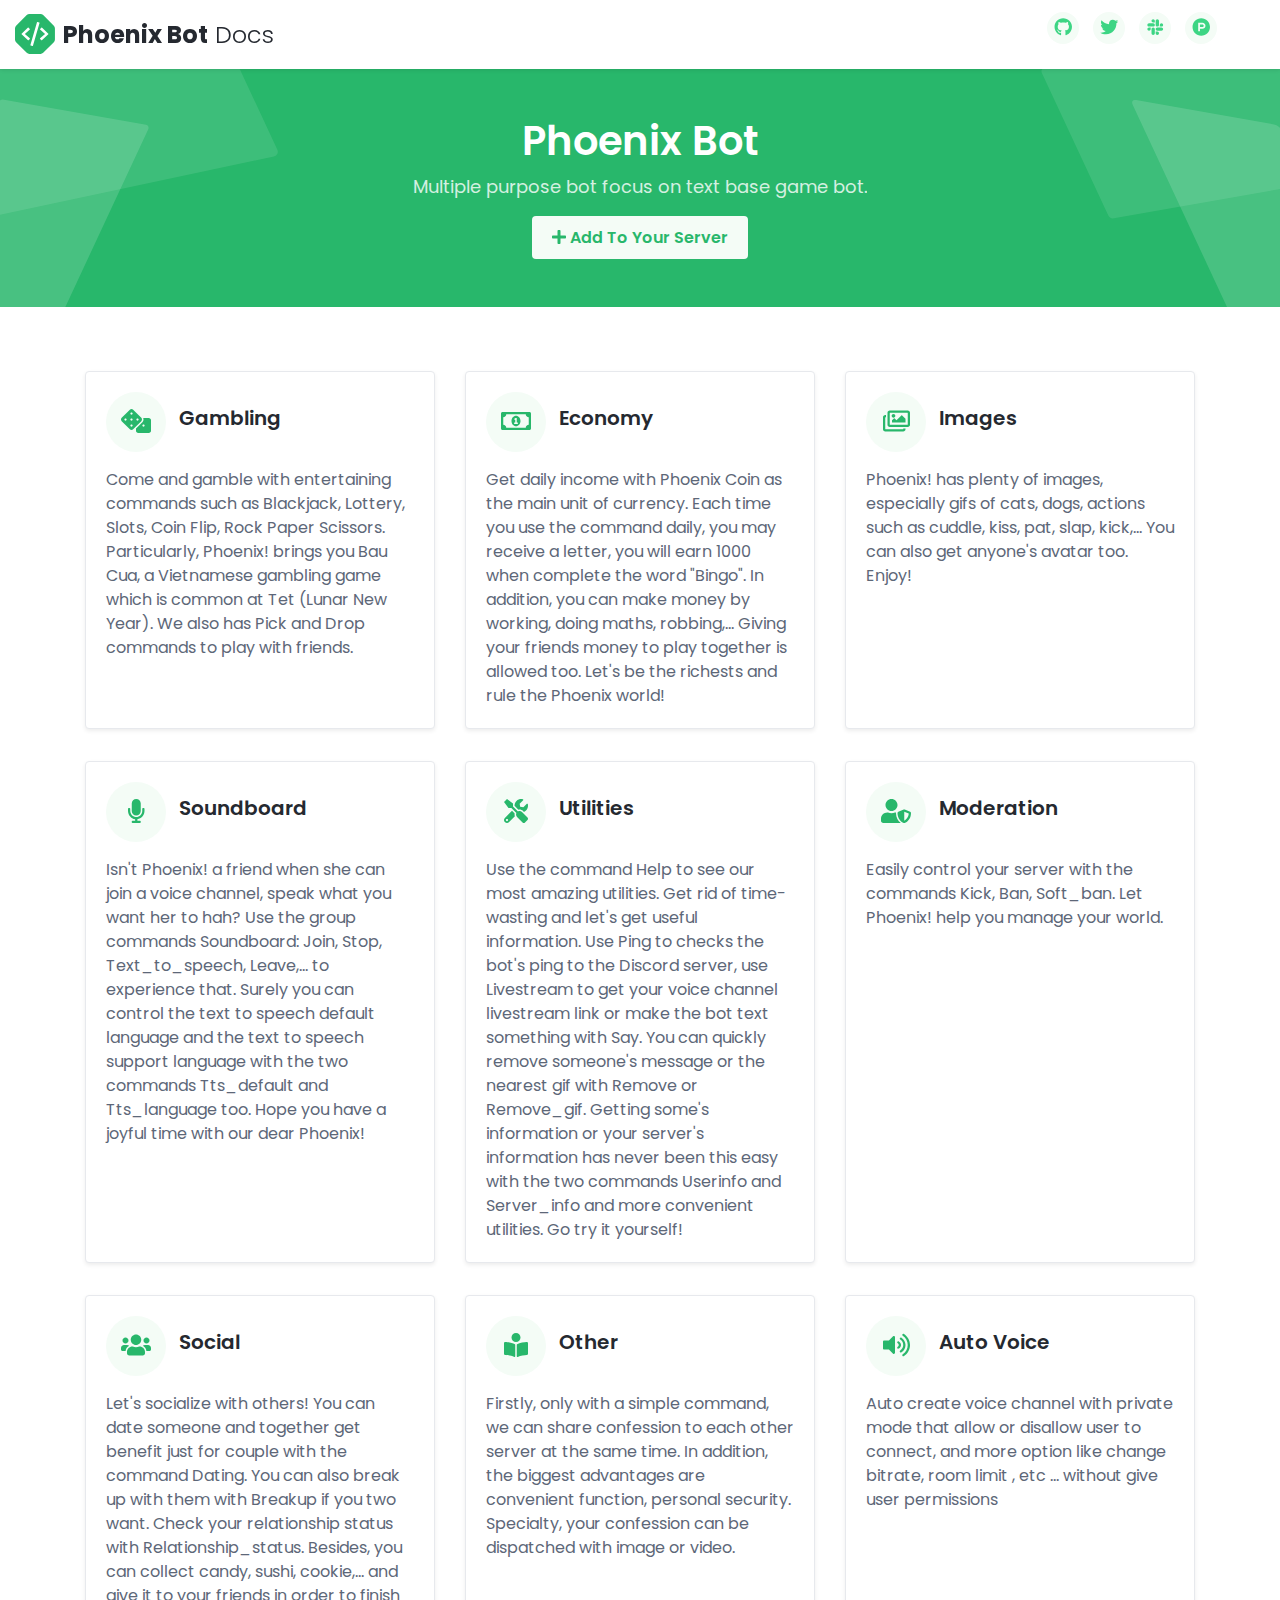
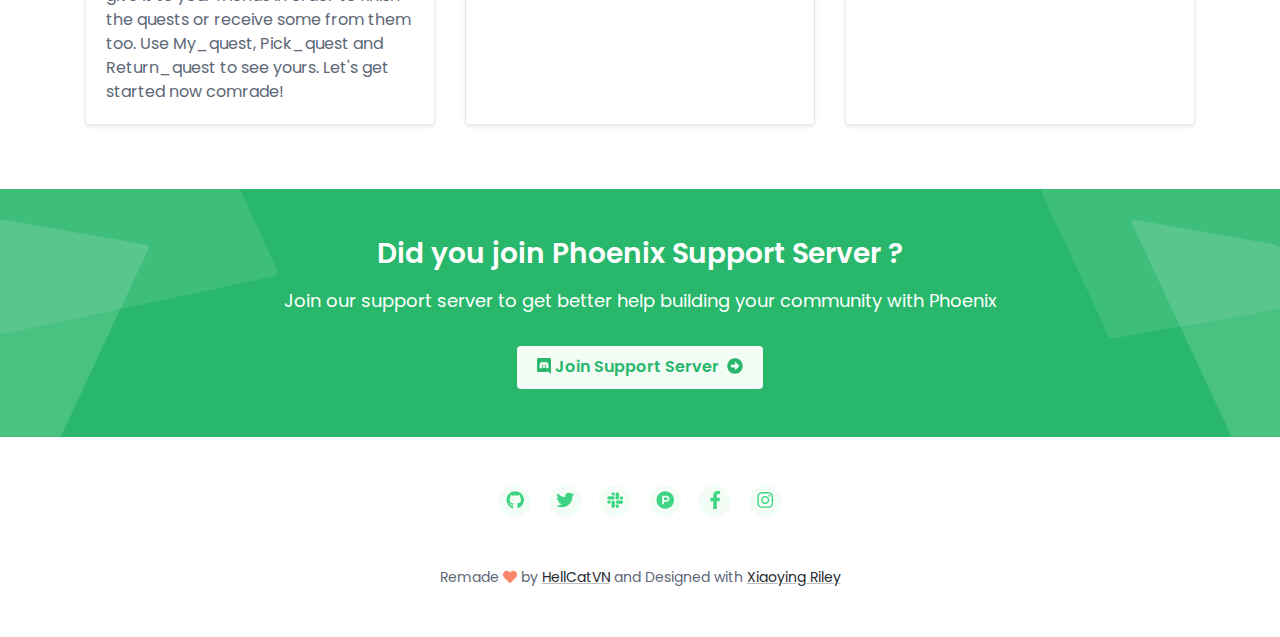
<file: index.html>
<!DOCTYPE html>
<html lang="en">
  <head>
    <title>Phoenix Docs</title>

    <!-- Meta -->
    <meta charset="utf-8" />
    <meta http-equiv="X-UA-Compatible" content="IE=edge" />
    <meta name="viewport" content="width=device-width, initial-scale=1.0" />
    <meta name="description" content="Phoenix Discord Bot Documentation" />
    <meta name="author" content="HellCatVN" />
    <link rel="shortcut icon" href="favicon.ico" />

    <!-- Google Font -->
    <link
      href="https://fonts.googleapis.com/css?family=Poppins:300,400,500,600,700&amp;display=swap"
      rel="stylesheet"
    />

    <!-- FontAwesome JS-->
    <script defer src="assets/fontawesome/js/all.min.js"></script>

    <!-- Theme CSS -->
    <link id="theme-style" rel="stylesheet" href="assets/css/theme.css" />
  </head>

  <body>
    <header class="header fixed-top">
      <div class="branding docs-branding">
        <div class="container-fluid position-relative py-2">
          <div class="docs-logo-wrapper">
            <div class="site-logo">
              <a class="navbar-brand" href="index.html"
                ><img
                  class="logo-icon mr-2"
                  src="assets/images/coderdocs-logo.svg"
                  alt="logo"
                /><span class="logo-text"
                  >Phoenix Bot<span class="text-alt"> Docs</span></span
                ></a
              >
            </div>
          </div>
          <!--//docs-logo-wrapper-->
          <div
            class="docs-top-utilities d-flex justify-content-end align-items-center"
          >
            <ul
              class="social-list list-inline mx-md-3 mx-lg-5 mb-0 d-none d-lg-flex"
            >
              <li class="list-inline-item">
                <a href="#"><i class="fab fa-github fa-fw"></i></a>
              </li>
              <li class="list-inline-item">
                <a href="#"><i class="fab fa-twitter fa-fw"></i></a>
              </li>
              <li class="list-inline-item">
                <a href="#"><i class="fab fa-slack fa-fw"></i></a>
              </li>
              <li class="list-inline-item">
                <a href="#"><i class="fab fa-product-hunt fa-fw"></i></a>
              </li>
            </ul>
            <!--//social-list-->
          </div>
          <!--//docs-top-utilities-->
        </div>
        <!--//container-->
      </div>
      <!--//branding-->
    </header>
    <!--//header-->

    <div class="page-header theme-bg-dark py-5 text-center position-relative">
      <div class="theme-bg-shapes-right"></div>
      <div class="theme-bg-shapes-left"></div>
      <div class="container">
        <h1 class="page-heading single-col-max mx-auto">Phoenix Bot</h1>
        <div class="page-intro single-col-max mx-auto">
          Multiple purpose bot focus on text base game bot.
        </div>
        <div class="main-search-box pt-3 d-block mx-auto">
          <form class="search-form w-100">
            <a
              class="btn btn-light"
              href="https://discord.com/oauth2/authorize?client_id=591601400123883520&scope=bot&permissions=66321471"
              target="_blank"
              ><i class="fas fa-plus"></i> Add To Your Server</a
            >
          </form>
        </div>
      </div>
    </div>
    <!--//page-header-->
    <div class="page-content">
      <div class="container">
        <div class="docs-overview py-5">
          <div class="row justify-content-center">
            <div class="col-12 col-lg-4 py-3">
              <div class="card shadow-sm">
                <div class="card-body">
                  <h5 class="card-title mb-3">
                    <span class="theme-icon-holder card-icon-holder mr-2">
                      <i class="fas fa-dice"></i> </span
                    ><!--//card-icon-holder-->
                    <span class="card-title-text">Gambling</span>
                  </h5>
                  <div class="card-text">
                    Come and gamble with entertaining commands such as
                    Blackjack, Lottery, Slots, Coin Flip, Rock Paper Scissors.
                    Particularly, Phoenix! brings you Bau Cua, a Vietnamese
                    gambling game which is common at Tet (Lunar New Year). We
                    also has Pick and Drop commands to play with friends.
                  </div>
                  <a class="card-link-mask" href="docs-page.html#gambling"></a>
                </div>
                <!--//card-body-->
              </div>
              <!--//card-->
            </div>
            <!--//col-->
            <div class="col-12 col-lg-4 py-3">
              <div class="card shadow-sm">
                <div class="card-body">
                  <h5 class="card-title mb-3">
                    <span class="theme-icon-holder card-icon-holder mr-2">
                      <i class="far fa-money-bill-alt"></i> </span
                    ><!--//card-icon-holder-->
                    <span class="card-title-text">Economy</span>
                  </h5>
                  <div class="card-text">
                    Get daily income with Phoenix Coin as the main unit of
                    currency. Each time you use the command daily, you may
                    receive a letter, you will earn 1000 when complete the word
                    "Bingo". In addition, you can make money by working, doing
                    maths, robbing,... Giving your friends money to play
                    together is allowed too. Let's be the richests and rule the
                    Phoenix world!
                  </div>
                  <a class="card-link-mask" href="docs-page.html#economy"></a>
                </div>
                <!--//card-body-->
              </div>
              <!--//card-->
            </div>
            <!--//col-->
            <div class="col-12 col-lg-4 py-3">
              <div class="card shadow-sm">
                <div class="card-body">
                  <h5 class="card-title mb-3">
                    <span class="theme-icon-holder card-icon-holder mr-2">
                      <i class="far fa-images"></i> </span
                    ><!--//card-icon-holder-->
                    <span class="card-title-text">Images</span>
                  </h5>
                  <div class="card-text">
                    Phoenix! has plenty of images, especially gifs of cats,
                    dogs, actions such as cuddle, kiss, pat, slap, kick,... You
                    can also get anyone's avatar too. Enjoy!
                  </div>
                  <a class="card-link-mask" href="docs-page.html#images"></a>
                </div>
                <!--//card-body-->
              </div>
              <!--//card-->
            </div>
            <!--//col-->
            <div class="col-12 col-lg-4 py-3">
              <div class="card shadow-sm">
                <div class="card-body">
                  <h5 class="card-title mb-3">
                    <span class="theme-icon-holder card-icon-holder mr-2">
                      <i class="fas fa-microphone"></i> </span
                    ><!--//card-icon-holder-->
                    <span class="card-title-text">Soundboard</span>
                  </h5>
                  <div class="card-text">
                    Isn't Phoenix! a friend when she can join a voice channel,
                    speak what you want her to hah? Use the group commands
                    Soundboard: Join, Stop, Text_to_speech, Leave,... to
                    experience that. Surely you can control the text to speech
                    default language and the text to speech support language
                    with the two commands Tts_default and Tts_language too. Hope
                    you have a joyful time with our dear Phoenix!
                  </div>
                  <a
                    class="card-link-mask"
                    href="docs-page.html#soundboard"
                  ></a>
                </div>
                <!--//card-body-->
              </div>
              <!--//card-->
            </div>
            <!--//col-->
            <div class="col-12 col-lg-4 py-3">
              <div class="card shadow-sm">
                <div class="card-body">
                  <h5 class="card-title mb-3">
                    <span class="theme-icon-holder card-icon-holder mr-2">
                      <i class="fas fa-tools"></i> </span
                    ><!--//card-icon-holder-->
                    <span class="card-title-text">Utilities</span>
                  </h5>
                  <div class="card-text">
                    Use the command Help to see our most amazing utilities. Get
                    rid of time-wasting and let's get useful information. Use
                    Ping to checks the bot's ping to the Discord server, use
                    Livestream to get your voice channel livestream link or make
                    the bot text something with Say. You can quickly remove
                    someone's message or the nearest gif with Remove or
                    Remove_gif. Getting some's information or your server's
                    information has never been this easy with the two commands
                    Userinfo and Server_info and more convenient utilities. Go
                    try it yourself!
                  </div>
                  <a class="card-link-mask" href="docs-page.html#utilities"></a>
                </div>
                <!--//card-body-->
              </div>
              <!--//card-->
            </div>
            <!--//col-->
            <div class="col-12 col-lg-4 py-3">
              <div class="card shadow-sm">
                <div class="card-body">
                  <h5 class="card-title mb-3">
                    <span class="theme-icon-holder card-icon-holder mr-2">
                      <i class="fas fa-user-shield"></i> </span
                    ><!--//card-icon-holder-->
                    <span class="card-title-text">Moderation</span>
                  </h5>
                  <div class="card-text">
                    Easily control your server with the commands Kick, Ban,
                    Soft_ban. Let Phoenix! help you manage your world.
                  </div>
                  <a
                    class="card-link-mask"
                    href="docs-page.html#moderation"
                  ></a>
                </div>
                <!--//card-body-->
              </div>
              <!--//card-->
            </div>
            <!--//col-->
            <div class="col-12 col-lg-4 py-3">
              <div class="card shadow-sm">
                <div class="card-body">
                  <h5 class="card-title mb-3">
                    <span class="theme-icon-holder card-icon-holder mr-2">
                      <i class="fas fa-users"></i> </span
                    ><!--//card-icon-holder-->
                    <span class="card-title-text">Social</span>
                  </h5>
                  <div class="card-text">
                    Let's socialize with others! You can date someone and
                    together get benefit just for couple with the command
                    Dating. You can also break up with them with Breakup if you
                    two want. Check your relationship status with
                    Relationship_status. Besides, you can collect candy, sushi,
                    cookie,... and give it to your friends in order to finish
                    the quests or receive some from them too. Use My_quest,
                    Pick_quest and Return_quest to see yours. Let's get started
                    now comrade!
                  </div>
                  <a class="card-link-mask" href="docs-page.html#social"></a>
                </div>
                <!--//card-body-->
              </div>
              <!--//card-->
            </div>
            <!--//col-->
            <div class="col-12 col-lg-4 py-3">
              <div class="card shadow-sm">
                <div class="card-body">
                  <h5 class="card-title mb-3">
                    <span class="theme-icon-holder card-icon-holder mr-2">
                      <i class="fas fa-book-reader"></i> </span
                    ><!--//card-icon-holder-->
                    <span class="card-title-text">Other</span>
                  </h5>
                  <div class="card-text">
                    Firstly, only with a simple command, we can share confession
                    to each other server at the same time. In addition, the
                    biggest advantages are convenient function, personal
                    security. Specialty, your confession can be dispatched with
                    image or video.
                  </div>
                  <a class="card-link-mask" href="docs-page.html#other"></a>
                </div>
                <!--//card-body-->
              </div>
              <!--//card-->
            </div>
            <!--//col-->
            <div class="col-12 col-lg-4 py-3">
              <div class="card shadow-sm">
                <div class="card-body">
                  <h5 class="card-title mb-3">
                    <span class="theme-icon-holder card-icon-holder mr-2">
                      <i class="fas fa-volume-up"></i> </span
                    ><!--//card-icon-holder-->
                    <span class="card-title-text">Auto Voice</span>
                  </h5>
                  <div class="card-text">
                    Auto create voice channel with private mode that allow or
                    disallow user to connect, and more option like change
                    bitrate, room limit , etc ... without give user permissions
                  </div>
                  <a class="card-link-mask" href="docs-page.html#autovoice"></a>
                </div>
                <!--//card-body-->
              </div>
              <!--//card-->
            </div>
            <!--//col-->
          </div>
          <!--//row-->
        </div>
        <!--//container-->
      </div>
      <!--//container-->
    </div>
    <!--//page-content-->

    <section
      class="cta-section text-center py-5 theme-bg-dark position-relative"
    >
      <div class="theme-bg-shapes-right"></div>
      <div class="theme-bg-shapes-left"></div>
      <div class="container">
        <h3 class="mb-2 text-white mb-3">
          Did you join Phoenix Support Server ?
        </h3>
        <div class="section-intro text-white mb-3 single-col-max mx-auto">
          Join our support server to get better help building your community
          with Phoenix
        </div>
        <div class="pt-3 text-center">
          <a class="btn btn-light" href="https://discord.gg/crSvbPf"
            ><i class="fab fa-discord"></i> Join Support Server<i
              class="fas fa-arrow-alt-circle-right ml-2"
            ></i
          ></a>
        </div>
      </div>
    </section>
    <!--//cta-section-->

    <footer class="footer">
      <div class="footer-bottom text-center py-5">
        <ul class="social-list list-unstyled pb-4 mb-0">
          <li class="list-inline-item">
            <a href="#"><i class="fab fa-github fa-fw"></i></a>
          </li>
          <li class="list-inline-item">
            <a href="#"><i class="fab fa-twitter fa-fw"></i></a>
          </li>
          <li class="list-inline-item">
            <a href="#"><i class="fab fa-slack fa-fw"></i></a>
          </li>
          <li class="list-inline-item">
            <a href="#"><i class="fab fa-product-hunt fa-fw"></i></a>
          </li>
          <li class="list-inline-item">
            <a href="#"><i class="fab fa-facebook-f fa-fw"></i></a>
          </li>
          <li class="list-inline-item">
            <a href="#"><i class="fab fa-instagram fa-fw"></i></a>
          </li>
        </ul>
        <!--//social-list-->
        <br />
        <small class="copyright"
          >Remade <i class="fas fa-heart" style="color: #fb866a"></i> by
          <a class="theme-link" href="#" target="_blank">HellCatVN</a>
          and Designed with
          <a
            class="theme-link"
            href="http://themes.3rdwavemedia.com/"
            target="_blank"
            >Xiaoying Riley</a
          >
        </small>
      </div>
    </footer>

    <!-- Javascript -->
    <script src="assets/plugins/jquery-3.4.1.min.js"></script>
    <script src="assets/plugins/popper.min.js"></script>
    <script src="assets/plugins/bootstrap/js/bootstrap.min.js"></script>
  </body>
</html>
</file>
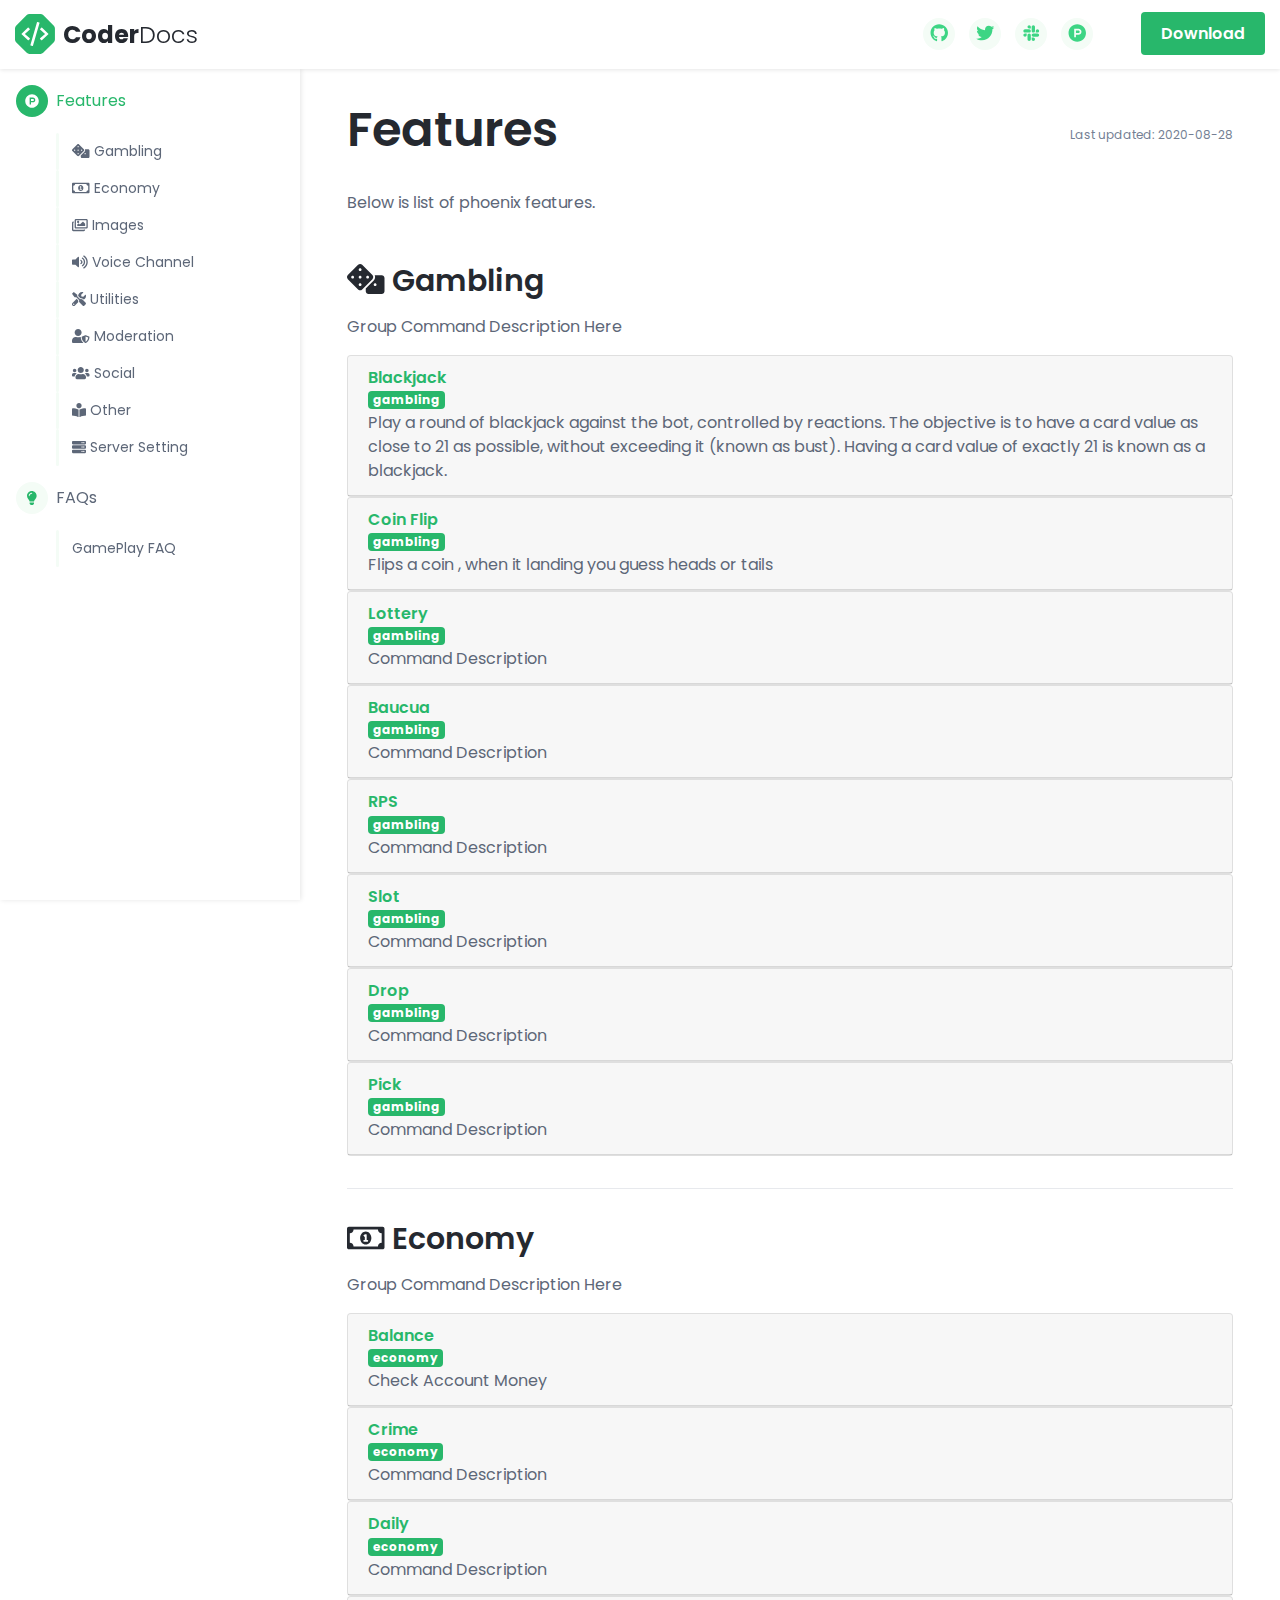
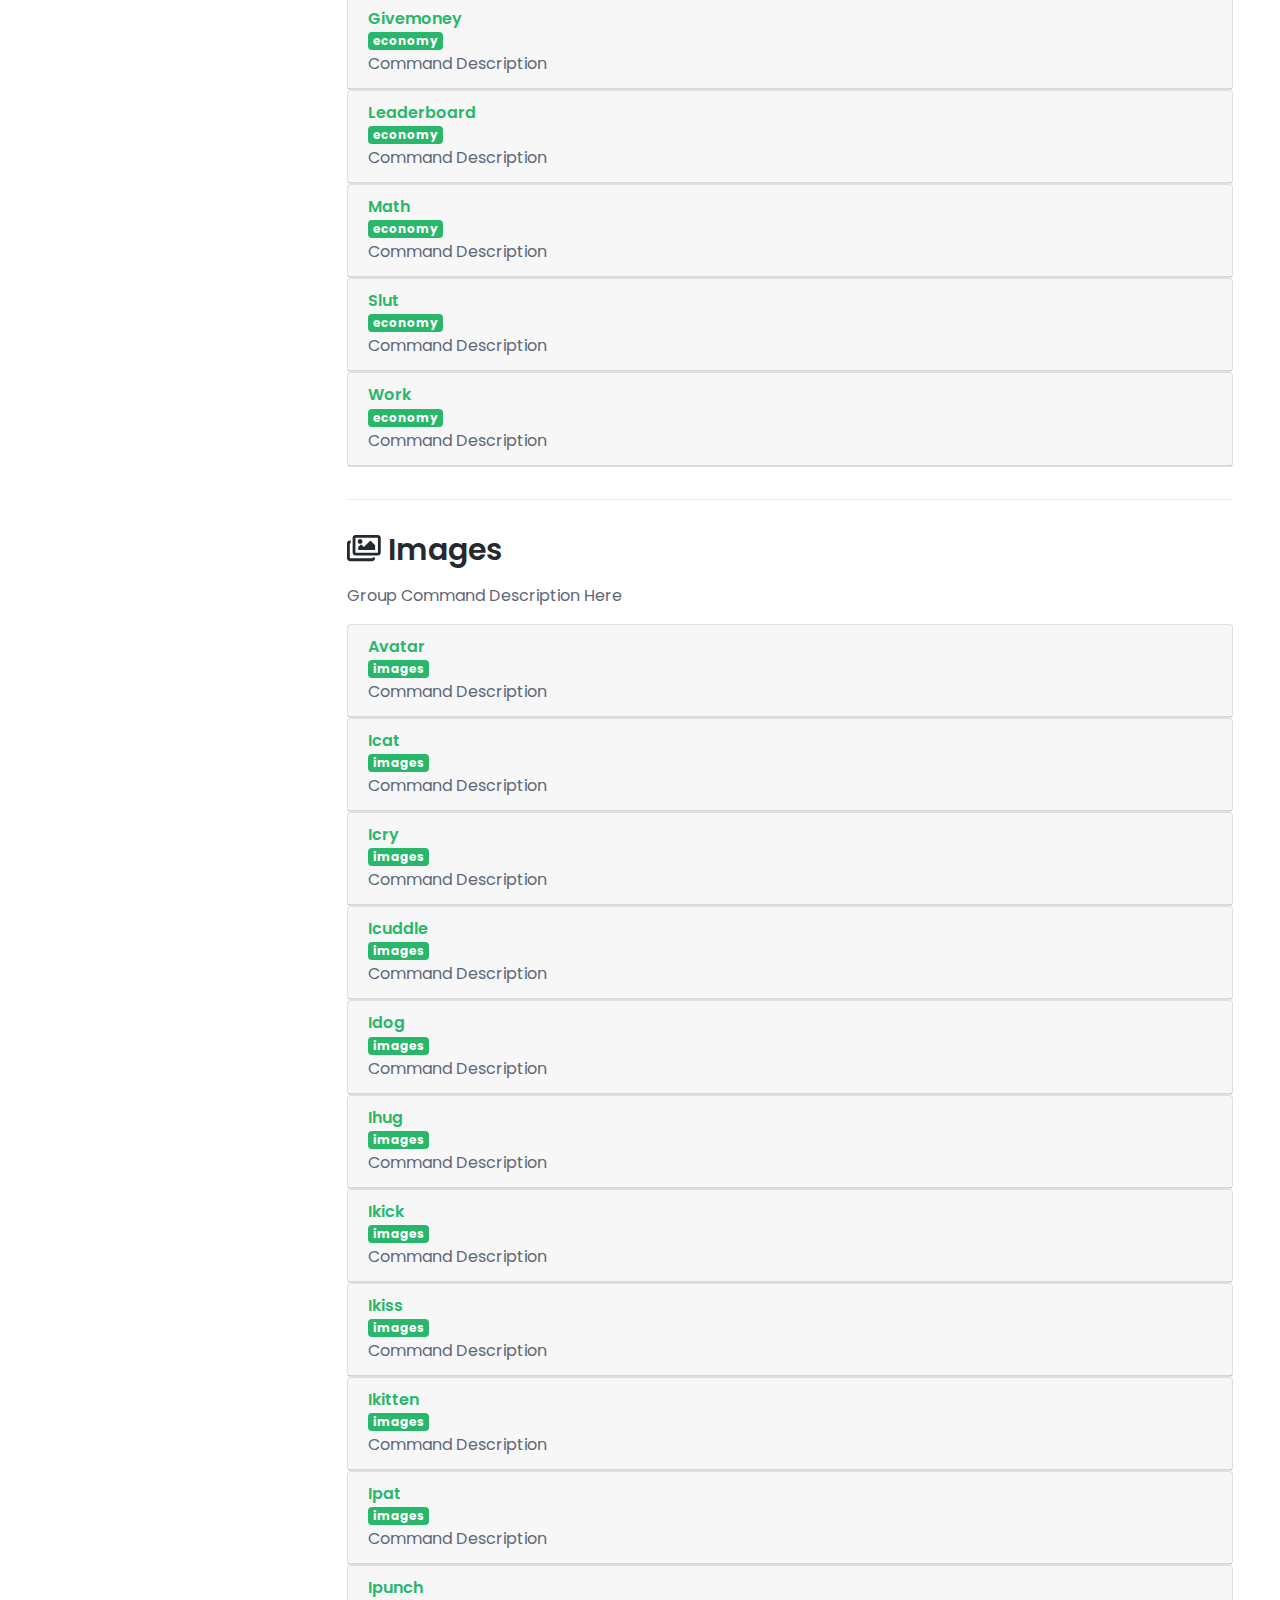
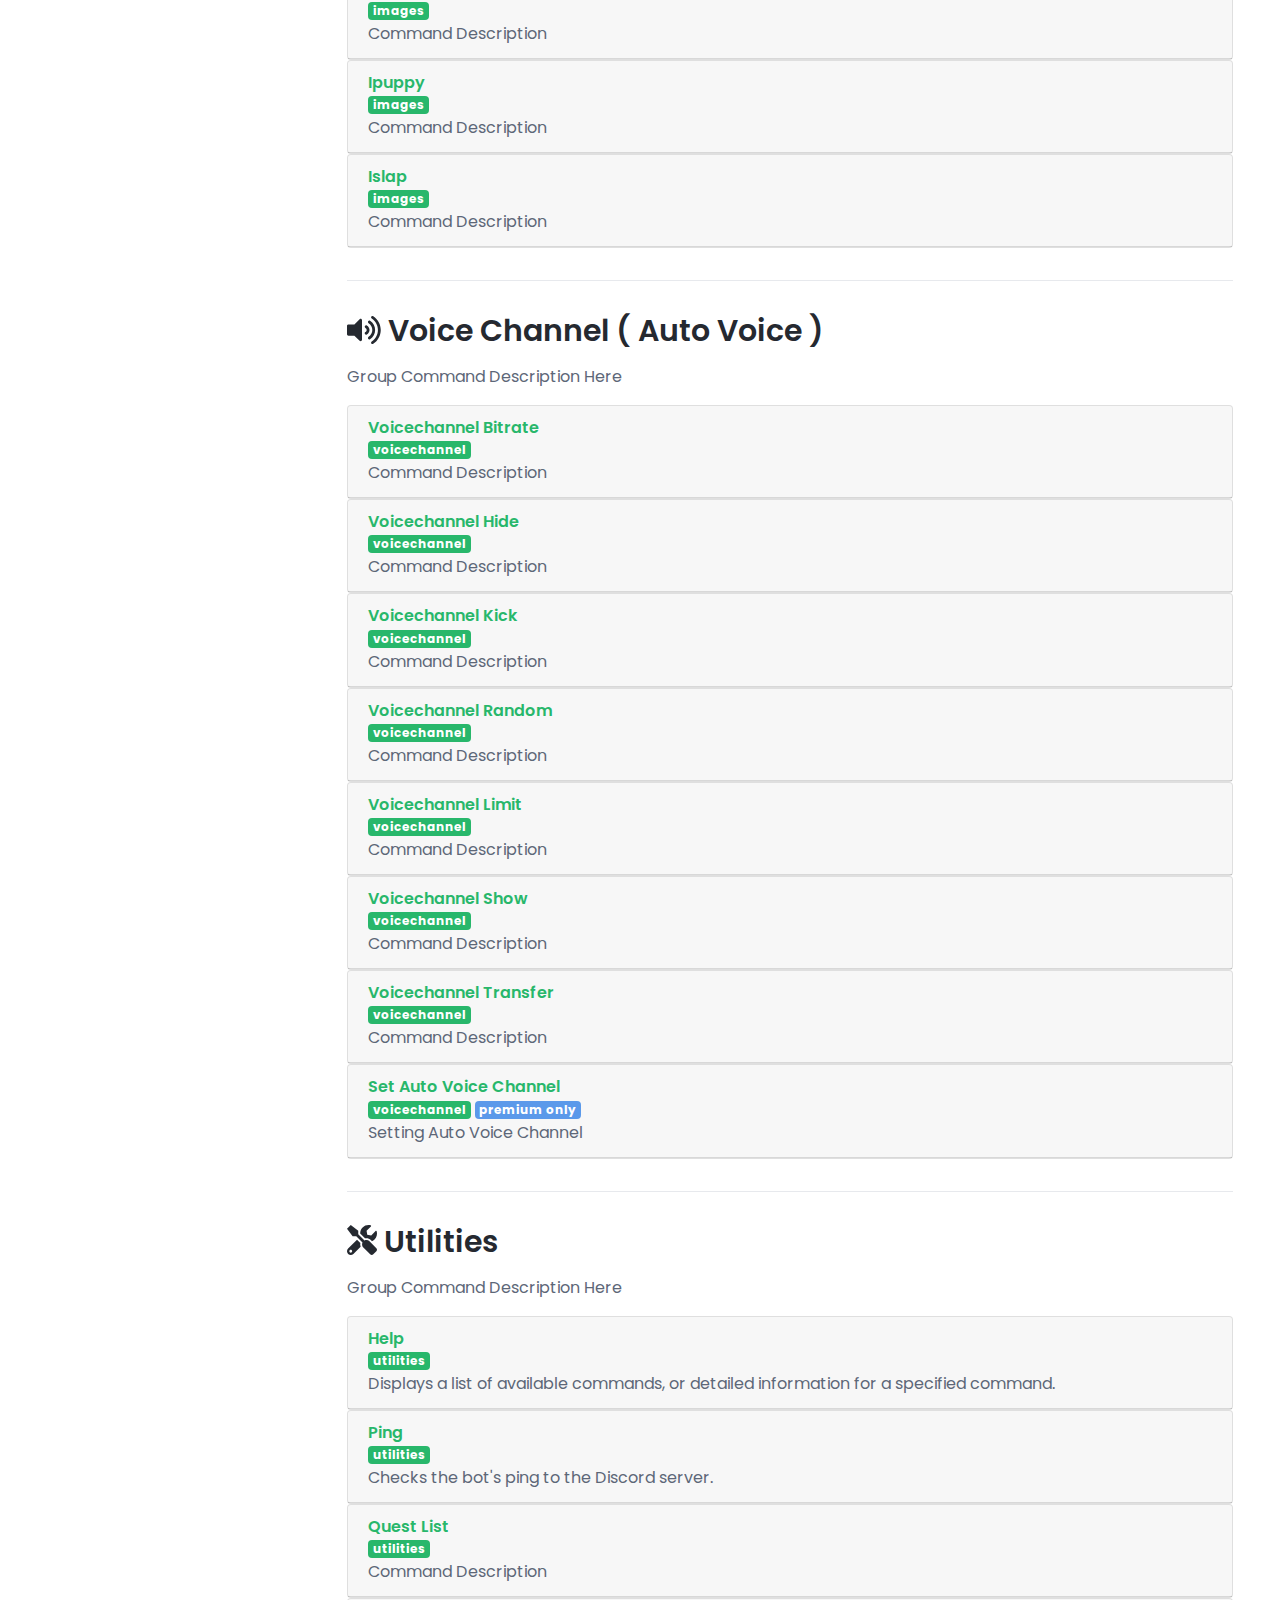
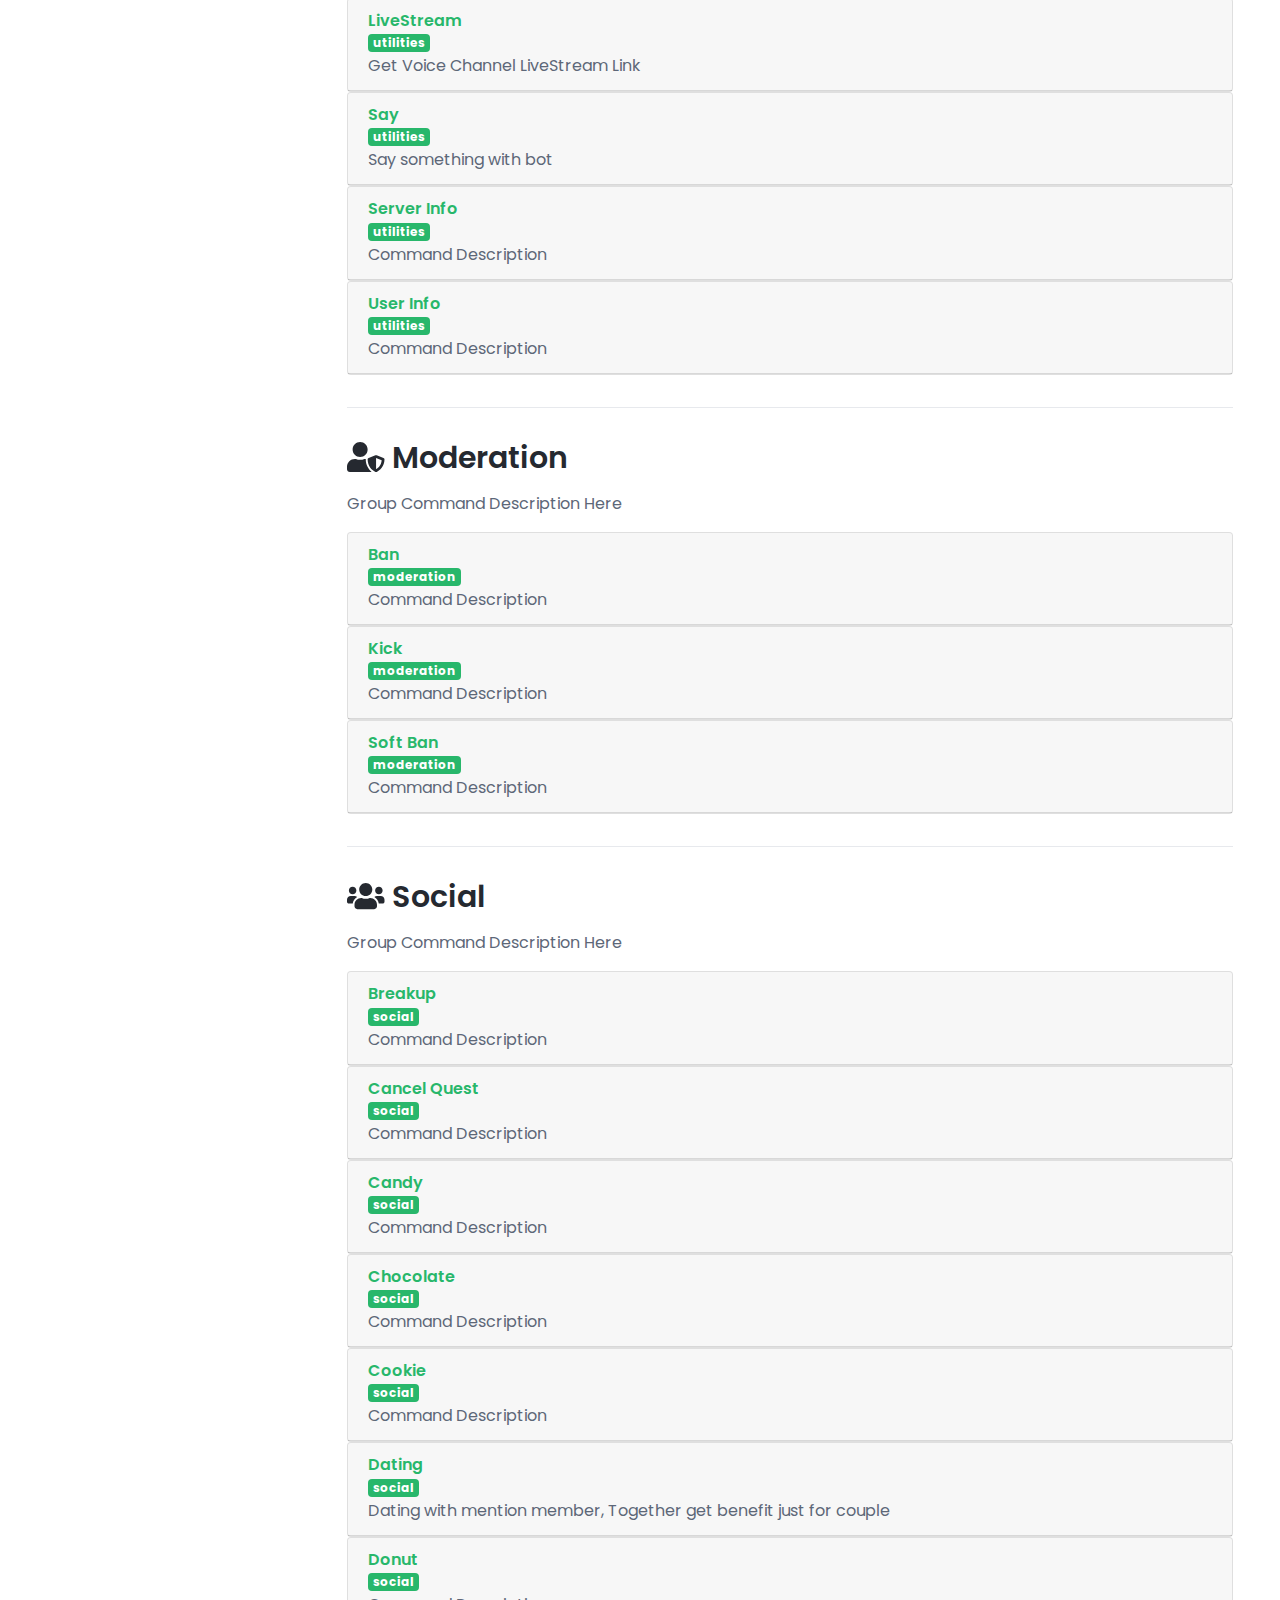
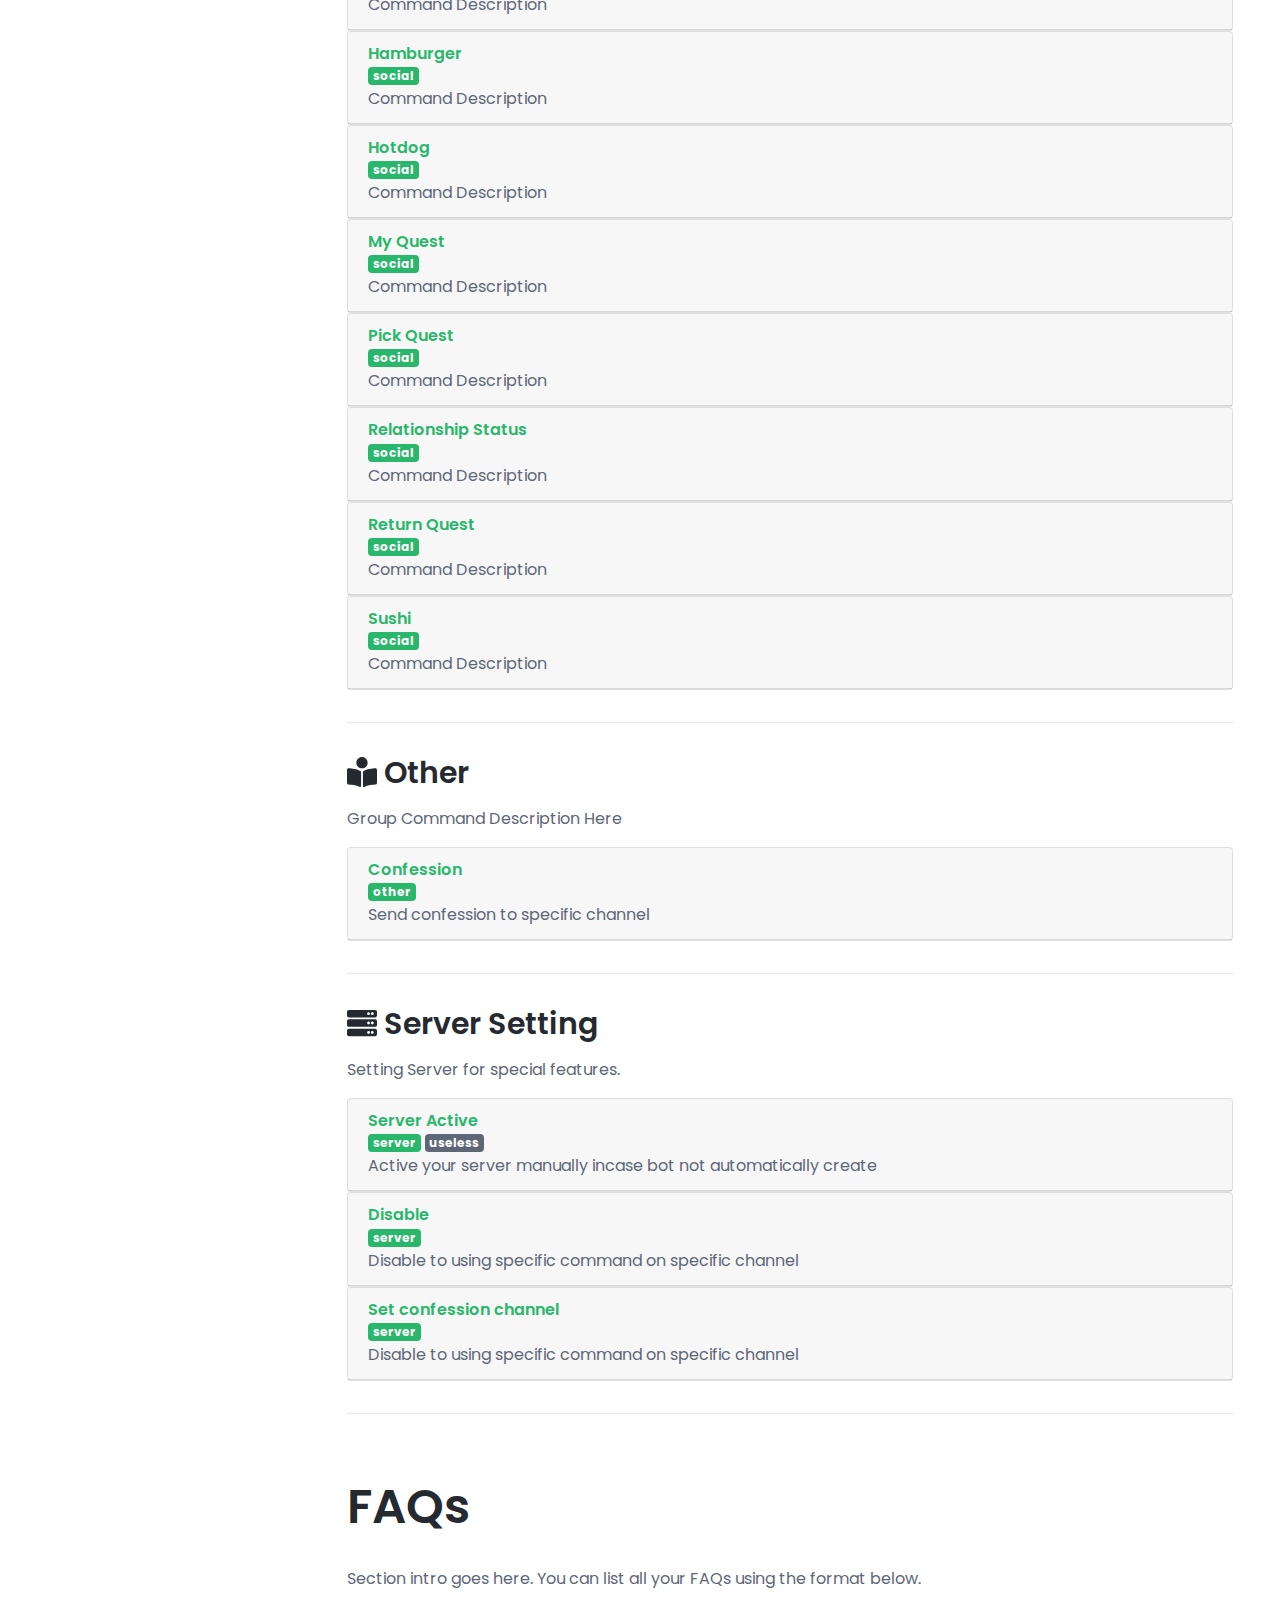
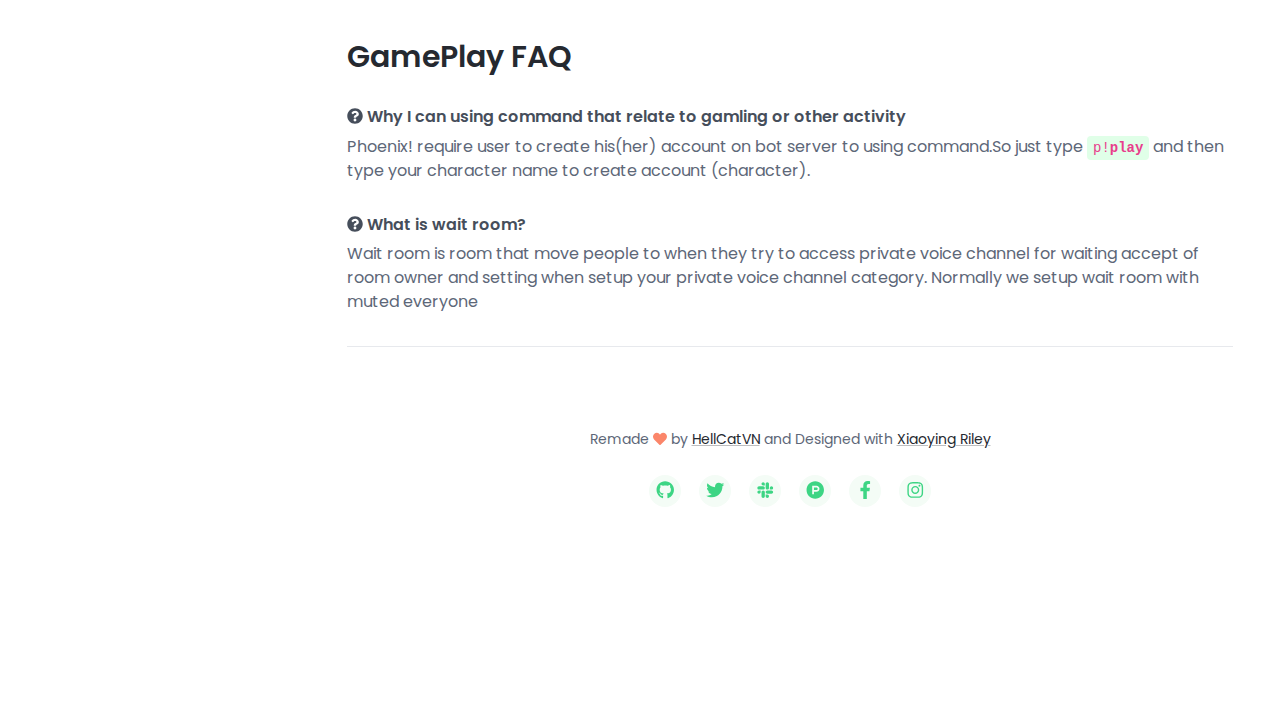
<file: docs-page.html>
<!DOCTYPE html>
<html lang="en">
  <head>
    <title>Phoenix Docs</title>

    <!-- Meta -->
    <meta charset="utf-8" />
    <meta http-equiv="X-UA-Compatible" content="IE=edge" />
    <meta name="viewport" content="width=device-width, initial-scale=1.0" />
    <meta name="description" content="Phoenix Discord Bot Documentation" />
    <meta name="author" content="HellCatVN" />
    <link rel="shortcut icon" href="favicon.ico" />

    <!-- Google Font -->
    <link
      href="https://fonts.googleapis.com/css?family=Poppins:300,400,500,600,700&amp;display=swap"
      rel="stylesheet"
    />

    <!-- FontAwesome JS-->
    <script defer src="assets/fontawesome/js/all.min.js"></script>
    <!-- Theme CSS -->
    <link id="theme-style" rel="stylesheet" href="assets/css/theme.css" />
    <link rel="stylesheet" href="assets/css/style.css" />
  </head>

  <body class="docs-page">
    <header class="header fixed-top">
      <div class="branding docs-branding">
        <div class="container-fluid position-relative py-2">
          <div class="docs-logo-wrapper">
            <button
              id="docs-sidebar-toggler"
              class="docs-sidebar-toggler docs-sidebar-visible mr-2 d-xl-none"
              type="button"
            >
              <span></span>
              <span></span>
              <span></span>
            </button>
            <div class="site-logo">
              <a class="navbar-brand" href="index.html"
                ><img
                  class="logo-icon mr-2"
                  src="assets/images/coderdocs-logo.svg"
                  alt="logo"
                /><span class="logo-text"
                  >Coder<span class="text-alt">Docs</span></span
                ></a
              >
            </div>
          </div>
          <!--//docs-logo-wrapper-->
          <div
            class="docs-top-utilities d-flex justify-content-end align-items-center"
          >
            <ul
              class="social-list list-inline mx-md-3 mx-lg-5 mb-0 d-none d-lg-flex"
            >
              <li class="list-inline-item">
                <a href="#"><i class="fab fa-github fa-fw"></i></a>
              </li>
              <li class="list-inline-item">
                <a href="#"><i class="fab fa-twitter fa-fw"></i></a>
              </li>
              <li class="list-inline-item">
                <a href="#"><i class="fab fa-slack fa-fw"></i></a>
              </li>
              <li class="list-inline-item">
                <a href="#"><i class="fab fa-product-hunt fa-fw"></i></a>
              </li>
            </ul>
            <!--//social-list-->
            <a
              href="https://themes.3rdwavemedia.com/bootstrap-templates/startup/coderdocs-free-bootstrap-4-documentation-template-for-software-projects/"
              class="btn btn-primary d-none d-lg-flex"
              >Download</a
            >
          </div>
          <!--//docs-top-utilities-->
        </div>
        <!--//container-->
      </div>
      <!--//branding-->
    </header>
    <!--//header-->

    <div class="docs-wrapper">
      <div id="docs-sidebar" class="docs-sidebar">
        <div class="top-search-box d-lg-none p-3">
          <form class="search-form">
            <input
              type="text"
              placeholder="Search the docs..."
              name="search"
              class="form-control search-input"
            />
            <button type="submit" class="btn search-btn" value="Search">
              <i class="fas fa-search"></i>
            </button>
          </form>
        </div>
        <nav id="docs-nav" class="docs-nav navbar">
          <ul class="section-items list-unstyled nav flex-column pb-3">
            <li class="nav-item section-title">
              <a class="nav-link scrollto active" href="#section-1"
                ><span class="theme-icon-holder mr-2"
                  ><i class="fab fa-product-hunt"></i></span
                >Features</a
              >
            </li>
            <li class="nav-item">
              <a class="nav-link scrollto" href="#gambling"
                ><i class="fas fa-dice"></i> Gambling</a
              >
            </li>
            <li class="nav-item">
              <a class="nav-link scrollto" href="#economy"
                ><i class="far fa-money-bill-alt"></i> Economy</a
              >
            </li>
            <li class="nav-item">
              <a class="nav-link scrollto" href="#images"
                ><i class="far fa-images"></i> Images</a
              >
            </li>

            <li class="nav-item">
              <a class="nav-link scrollto" href="#voicechannel"
                ><i class="fas fa-volume-up"></i> Voice Channel</a
              >
            </li>

            <li class="nav-item">
              <a class="nav-link scrollto" href="#utilities"
                ><i class="fas fa-tools"></i> Utilities</a
              >
            </li>

            <li class="nav-item">
              <a class="nav-link scrollto" href="#moderation"
                ><i class="fas fa-user-shield"></i> Moderation</a
              >
            </li>

            <li class="nav-item">
              <a class="nav-link scrollto" href="#social"
                ><i class="fas fa-users"></i> Social</a
              >
            </li>

            <li class="nav-item">
              <a class="nav-link scrollto" href="#other"
                ><i class="fas fa-book-reader"></i> Other</a
              >
            </li>

            <li class="nav-item">
              <a class="nav-link scrollto" href="#server-setting"
                ><i class="fas fa-server"></i> Server Setting</a
              >
            </li>

            <li class="nav-item section-title mt-3">
              <a class="nav-link scrollto" href="#section-9"
                ><span class="theme-icon-holder mr-2"
                  ><i class="fas fa-lightbulb"></i></span
                >FAQs</a
              >
            </li>
            <li class="nav-item">
              <a class="nav-link scrollto" href="#gameplay-faq">GamePlay FAQ</a>
            </li>
          </ul>
        </nav>
        <!--//docs-nav-->
      </div>
      <!--//docs-sidebar-->
      <div class="docs-content">
        <div class="container">
          <article class="docs-article" id="Features">
            <header class="docs-header">
              <h1 class="docs-heading">
                Features <span class="docs-time">Last updated: 2020-08-28</span>
              </h1>
              <section class="docs-intro">
                <p>Below is list of phoenix features.</p>
              </section>
              <!--//docs-intro-->
            </header>
            <section class="docs-section" id="gambling">
              <h2 class="section-heading">
                <i class="fas fa-dice"></i> Gambling
              </h2>
              <p>Group Command Description Here</p>
              <div id="accordion">
                <div class="card">
                  <div
                    class="card-header collapse-card"
                    data-toggle="collapse"
                    data-target="#collapseBlackjack"
                    aria-expanded="true"
                    aria-controls="collapseBlackjack"
                  >
                    <h5 class="command-name text-primary">Blackjack</h5>
                    <span class="badge badge-primary">gambling</span>
                    <p>
                      Play a round of blackjack against the bot, controlled by
                      reactions. The objective is to have a card value as close
                      to 21 as possible, without exceeding it (known as bust).
                      Having a card value of exactly 21 is known as a blackjack.
                    </p>
                  </div>
                  <div
                    id="collapseBlackjack"
                    class="collapse hidden"
                    aria-labelledby="headingBlackjack"
                    data-parent="#accordion"
                  >
                    <div class="card-body">
                      <h6>Usage</h6>
                      <code>p.<b>blackjack</b> [bet amount]</code>
                      <hr />
                      <h6>Alias</h6>
                      <code><b>bj</b></code>
                      <hr />
                      <h6>Permission</h6>
                      <code><b>SEND_MESSAGE</b> , <b>EMBED_LINKS</b></code>
                      <hr />
                      <h6><b class="note-bullet">*</b> Note</h6>
                      <ul class="note">
                        <li>Maximum bet amount is 40000</li>
                        <li>Minimum bet amount is 0</li>
                        <li>
                          If bet amount is <code>all</code> you will bet all
                          your money incase it less than 40000. If you money
                          larger than 40000 <code>all</code> will bet 40000
                        </li>
                      </ul>
                    </div>
                  </div>
                </div>

                <div class="card">
                  <div
                    class="card-header collapse-card"
                    data-toggle="collapse"
                    data-target="#collapseCoinFlip"
                    aria-expanded="true"
                    aria-controls="collapseCoinFlip"
                  >
                    <h5 class="command-name text-primary">Coin Flip</h5>
                    <span class="badge badge-primary">gambling</span>
                    <p>
                      Flips a coin , when it landing you guess heads or tails
                    </p>
                  </div>
                  <div
                    id="collapseCoinFlip"
                    class="collapse hidden"
                    aria-labelledby="headingCoinFlip"
                    data-parent="#accordion"
                  >
                    <div class="card-body">
                      <h6>Usage</h6>
                      <code>p.<b>coin_flip</b> [bet amount] [t/h]</code>
                      <hr />
                      <h6>Alias</h6>
                      <code><b>cf</b></code>
                      <hr />
                      <h6>Permission</h6>
                      <code><b>SEND_MESSAGE</b> , <b>EMBED_LINKS</b></code>
                      <hr />
                      <h6><b class="note-bullet">*</b> Note</h6>
                      <ul class="note">
                        <li>Maximum bet amount is 40000</li>
                        <li>Minimum bet amount is 1</li>
                        <li>
                          If bet amount is <code>all</code> you will bet all
                          your money incase it less than 40000. If you money
                          larger than 40000 <code>all</code> will bet 40000
                        </li>
                      </ul>
                    </div>
                  </div>
                </div>

                <div class="card">
                  <div
                    class="card-header collapse-card"
                    data-toggle="collapse"
                    data-target="#collapseLottery"
                    aria-expanded="true"
                    aria-controls="collapseLottery"
                  >
                    <h5 class="command-name text-primary">Lottery</h5>
                    <span class="badge badge-primary">gambling</span>
                    <p>Command Description</p>
                  </div>
                  <div
                    id="collapseLottery"
                    class="collapse hidden"
                    aria-labelledby="headingLottery"
                    data-parent="#accordion"
                  >
                    <div class="card-body">
                      <h6>Usage</h6>
                      <code>p.<b>coin_flip</b> [bet amount] [t/h]</code>
                      <hr />
                      <h6>Alias</h6>
                      <code><b>cf</b></code>
                      <hr />
                      <h6>Permission</h6>
                      <code><b>SEND_MESSAGE</b> , <b>EMBED_LINKS</b></code>
                      <hr />
                      <h6><b class="note-bullet">*</b> Note</h6>
                      <ul class="note">
                        <li>Maximum bet amount is 40000</li>
                        <li>Minimum bet amount is 1</li>
                        <li>
                          If bet amount is <code>all</code> you will bet all
                          your money incase it less than 40000. If you money
                          larger than 40000 <code>all</code> will bet 40000
                        </li>
                      </ul>
                    </div>
                  </div>
                </div>

                <div class="card">
                  <div
                    class="card-header collapse-card"
                    data-toggle="collapse"
                    data-target="#collapseBaucua"
                    aria-expanded="true"
                    aria-controls="collapseBaucua"
                  >
                    <h5 class="command-name text-primary">Baucua</h5>
                    <span class="badge badge-primary">gambling</span>
                    <p>Command Description</p>
                  </div>
                  <div
                    id="collapseBaucua"
                    class="collapse hidden"
                    aria-labelledby="headingBaucua"
                    data-parent="#accordion"
                  >
                    <div class="card-body">
                      <h6>Usage</h6>
                      <code
                        >p.<b>baucua</b> [bet amount]
                        [bau/cua/ca/ga/tom/nai]</code
                      >
                      <hr />
                      <h6>Alias</h6>
                      <code><b>bc</b></code>
                      <hr />
                      <h6>Permission</h6>
                      <code><b>SEND_MESSAGE</b> , <b>EMBED_LINKS</b></code>
                      <hr />
                      <h6><b class="note-bullet">*</b> Note</h6>
                      <ul class="note">
                        <li>Maximum bet amount is 40000</li>
                        <li>Minimum bet amount is 1</li>
                        <li>
                          If bet amount is <code>all</code> you will bet all
                          your money incase it less than 40000. If you money
                          larger than 40000 <code>all</code> will bet 40000
                        </li>
                      </ul>
                    </div>
                  </div>
                </div>

                <div class="card">
                  <div
                    class="card-header collapse-card"
                    data-toggle="collapse"
                    data-target="#collapseRPS"
                    aria-expanded="true"
                    aria-controls="collapseRPS"
                  >
                    <h5 class="command-name text-primary">RPS</h5>
                    <span class="badge badge-primary">gambling</span>
                    <p>Command Description</p>
                  </div>
                  <div
                    id="collapseRPS"
                    class="collapse hidden"
                    aria-labelledby="headingRPS"
                    data-parent="#accordion"
                  >
                    <div class="card-body">
                      <h6>Usage</h6>
                      <code>p.<b>rps</b> [bet amount] [kéo/búa/bao]</code>
                      <hr />
                      <h6>Alias</h6>
                      <code><b>No Alias</b></code>
                      <hr />
                      <h6>Permission</h6>
                      <code><b>SEND_MESSAGE</b> , <b>EMBED_LINKS</b></code>
                      <hr />
                      <h6><b class="note-bullet">*</b> Note</h6>
                      <ul class="note">
                        <li>Maximum bet amount is 40000</li>
                        <li>Minimum bet amount is 1</li>
                        <li>
                          If bet amount is <code>all</code> you will bet all
                          your money incase it less than 40000. If you money
                          larger than 40000 <code>all</code> will bet 40000
                        </li>
                      </ul>
                    </div>
                  </div>
                </div>

                <div class="card">
                  <div
                    class="card-header collapse-card"
                    data-toggle="collapse"
                    data-target="#collapseSlot"
                    aria-expanded="true"
                    aria-controls="collapseSlot"
                  >
                    <h5 class="command-name text-primary">Slot</h5>
                    <span class="badge badge-primary">gambling</span>
                    <p>Command Description</p>
                  </div>
                  <div
                    id="collapseSlot"
                    class="collapse hidden"
                    aria-labelledby="headingSlot"
                    data-parent="#accordion"
                  >
                    <div class="card-body">
                      <h6>Usage</h6>
                      <code>p.<b>slot</b> [bet amount]</code>
                      <hr />
                      <h6>Alias</h6>
                      <code><b>No Alias</b></code>
                      <hr />
                      <h6>Permission</h6>
                      <code><b>SEND_MESSAGE</b> , <b>EMBED_LINKS</b></code>
                      <hr />
                      <h6><b class="note-bullet">*</b> Note</h6>
                      <ul class="note">
                        <li>Maximum bet amount is 40000</li>
                        <li>Minimum bet amount is 1</li>
                        <li>
                          If bet amount is <code>all</code> you will bet all
                          your money incase it less than 40000. If you money
                          larger than 40000 <code>all</code> will bet 40000
                        </li>
                      </ul>
                    </div>
                  </div>
                </div>

                <div class="card">
                  <div
                    class="card-header collapse-card"
                    data-toggle="collapse"
                    data-target="#collapseDrop"
                    aria-expanded="true"
                    aria-controls="collapseDrop"
                  >
                    <h5 class="command-name text-primary">Drop</h5>
                    <span class="badge badge-primary">gambling</span>
                    <p>Command Description</p>
                  </div>
                  <div
                    id="collapseDrop"
                    class="collapse hidden"
                    aria-labelledby="headingDrop"
                    data-parent="#accordion"
                  >
                    <div class="card-body">
                      <h6>Usage</h6>
                      <code>p.<b>drop</b> [bet amount]</code>
                      <hr />
                      <h6>Alias</h6>
                      <code><b>No Alias</b></code>
                      <hr />
                      <h6>Permission</h6>
                      <code><b>SEND_MESSAGE</b> , <b>EMBED_LINKS</b></code>
                      <hr />
                      <h6><b class="note-bullet">*</b> Note</h6>
                      <ul class="note">
                        <li>Maximum bet amount is 40000</li>
                        <li>Minimum bet amount is 1</li>
                        <li>
                          If bet amount is <code>all</code> you will bet all
                          your money incase it less than 40000. If you money
                          larger than 40000 <code>all</code> will bet 40000
                        </li>
                      </ul>
                    </div>
                  </div>
                </div>

                <div class="card">
                  <div
                    class="card-header collapse-card"
                    data-toggle="collapse"
                    data-target="#collapsePick"
                    aria-expanded="true"
                    aria-controls="collapsePick"
                  >
                    <h5 class="command-name text-primary">Pick</h5>
                    <span class="badge badge-primary">gambling</span>
                    <p>Command Description</p>
                  </div>
                  <div
                    id="collapsePick"
                    class="collapse hidden"
                    aria-labelledby="headingPick"
                    data-parent="#accordion"
                  >
                    <div class="card-body">
                      <h6>Usage</h6>
                      <code>p.<b>pick</b></code>
                      <hr />
                      <h6>Alias</h6>
                      <code><b>No Aliases</b></code>
                      <hr />
                      <h6>Permission</h6>
                      <code><b>SEND_MESSAGE</b> , <b>EMBED_LINKS</b></code>
                      <hr />
                      <h6><b class="note-bullet">*</b> Note</h6>
                      <ul class="note">
                        <li>No Note</li>
                      </ul>
                    </div>
                  </div>
                </div>
              </div>
            </section>
            <section class="docs-section" id="economy">
              <h2 class="section-heading">
                <i class="far fa-money-bill-alt"></i> Economy
              </h2>
              <p>Group Command Description Here</p>
              <div id="accordion">
                <div class="card">
                  <div
                    class="card-header collapse-card"
                    data-toggle="collapse"
                    data-target="#collapseBalance"
                    aria-expanded="true"
                    aria-controls="collapseBalance"
                  >
                    <h5 class="command-name text-primary">Balance</h5>
                    <span class="badge badge-primary">economy</span>
                    <p>Check Account Money</p>
                  </div>
                  <div
                    id="collapseBalance"
                    class="collapse hidden"
                    aria-labelledby="headingBalance"
                    data-parent="#accordion"
                  >
                    <div class="card-body">
                      <h6>Usage</h6>
                      <code>p.<b>balance</b></code>
                      <hr />
                      <h6>Alias</h6>
                      <code><b>bal</b></code>
                      <hr />
                      <h6>Permission</h6>
                      <code><b>SEND_MESSAGE</b> , <b>EMBED_LINKS</b></code>
                      <hr />
                      <h6><b class="note-bullet">*</b> Note</h6>
                      <ul class="note">
                        <li>No Note</li>
                      </ul>
                    </div>
                  </div>
                </div>

                <div class="card">
                  <div
                    class="card-header collapse-card"
                    data-toggle="collapse"
                    data-target="#collapseCrime"
                    aria-expanded="true"
                    aria-controls="collapseCrime"
                  >
                    <h5 class="command-name text-primary">Crime</h5>
                    <span class="badge badge-primary">economy</span>
                    <p>Command Description</p>
                  </div>
                  <div
                    id="collapseCrime"
                    class="collapse hidden"
                    aria-labelledby="headingCrime"
                    data-parent="#accordion"
                  >
                    <div class="card-body">
                      <h6>Usage</h6>
                      <code>p.<b>crime</b></code>
                      <hr />
                      <h6>Alias</h6>
                      <code><b>No Alias</b></code>
                      <hr />
                      <h6>Permission</h6>
                      <code><b>SEND_MESSAGE</b> , <b>EMBED_LINKS</b></code>
                      <hr />
                      <h6><b class="note-bullet">*</b> Note</h6>
                      <ul class="note">
                        <li>No Note</li>
                      </ul>
                    </div>
                  </div>
                </div>

                <div class="card">
                  <div
                    class="card-header collapse-card"
                    data-toggle="collapse"
                    data-target="#collapseDaily"
                    aria-expanded="true"
                    aria-controls="collapseDaily"
                  >
                    <h5 class="command-name text-primary">Daily</h5>
                    <span class="badge badge-primary">economy</span>
                    <p>Command Description</p>
                  </div>
                  <div
                    id="collapseDaily"
                    class="collapse hidden"
                    aria-labelledby="headingDaily"
                    data-parent="#accordion"
                  >
                    <div class="card-body">
                      <h6>Usage</h6>
                      <code>p.<b>daily</b></code>
                      <hr />
                      <h6>Alias</h6>
                      <code><b>No Alias</b></code>
                      <hr />
                      <h6>Permission</h6>
                      <code><b>SEND_MESSAGE</b> , <b>EMBED_LINKS</b></code>
                      <hr />
                      <h6><b class="note-bullet">*</b> Note</h6>
                      <ul class="note">
                        <li>No Alias</li>
                      </ul>
                    </div>
                  </div>
                </div>

                <div class="card">
                  <div
                    class="card-header collapse-card"
                    data-toggle="collapse"
                    data-target="#collapseGivemoney"
                    aria-expanded="true"
                    aria-controls="collapseGivemoney"
                  >
                    <h5 class="command-name text-primary">Givemoney</h5>
                    <span class="badge badge-primary">economy</span>
                    <p>Command Description</p>
                  </div>
                  <div
                    id="collapseGivemoney"
                    class="collapse hidden"
                    aria-labelledby="headingGivemoney"
                    data-parent="#accordion"
                  >
                    <div class="card-body">
                      <h6>Usage</h6>
                      <code
                        >p.<b>givemoney</b> [@mentions/userid] [bet
                        amount]</code
                      >
                      <hr />
                      <h6>Alias</h6>
                      <code><b>No Alias</b></code>
                      <hr />
                      <h6>Permission</h6>
                      <code><b>SEND_MESSAGE</b> , <b>EMBED_LINKS</b></code>
                      <hr />
                      <h6><b class="note-bullet">*</b> Note</h6>
                      <ul class="note">
                        <li>Maximum bet amount is 40000</li>
                        <li>Minimum bet amount is 1</li>
                        <li>
                          If bet amount is <code>all</code> you will bet all
                          your money incase it less than 40000. If you money
                          larger than 40000 <code>all</code> will bet 40000
                        </li>
                      </ul>
                    </div>
                  </div>
                </div>

                <div class="card">
                  <div
                    class="card-header collapse-card"
                    data-toggle="collapse"
                    data-target="#collapseLeaderboard"
                    aria-expanded="true"
                    aria-controls="collapseLeaderboard"
                  >
                    <h5 class="command-name text-primary">Leaderboard</h5>
                    <span class="badge badge-primary">economy</span>
                    <p>Command Description</p>
                  </div>
                  <div
                    id="collapseLeaderboard"
                    class="collapse hidden"
                    aria-labelledby="headingLeaderboard"
                    data-parent="#accordion"
                  >
                    <div class="card-body">
                      <h6>Usage</h6>
                      <code>p.<b>leaderboard</b></code>
                      <hr />
                      <h6>Alias</h6>
                      <code><b>No Alias</b></code>
                      <hr />
                      <h6>Permission</h6>
                      <code><b>SEND_MESSAGE</b> , <b>EMBED_LINKS</b></code>
                      <hr />
                      <h6><b class="note-bullet">*</b> Note</h6>
                      <ul class="note">
                        <li>No Note</li>
                      </ul>
                    </div>
                  </div>
                </div>

                <div class="card">
                  <div
                    class="card-header collapse-card"
                    data-toggle="collapse"
                    data-target="#collapseMath"
                    aria-expanded="true"
                    aria-controls="collapseMath"
                  >
                    <h5 class="command-name text-primary">Math</h5>
                    <span class="badge badge-primary">economy</span>
                    <p>Command Description</p>
                  </div>
                  <div
                    id="collapseMath"
                    class="collapse hidden"
                    aria-labelledby="headingMath"
                    data-parent="#accordion"
                  >
                    <div class="card-body">
                      <h6>Usage</h6>
                      <code>p.<b>math</b></code>
                      <hr />
                      <h6>Alias</h6>
                      <code><b>No Alias</b></code>
                      <hr />
                      <h6>Permission</h6>
                      <code><b>SEND_MESSAGE</b> , <b>EMBED_LINKS</b></code>
                      <hr />
                      <h6><b class="note-bullet">*</b> Note</h6>
                      <ul class="note">
                        <li>No Note</li>
                      </ul>
                    </div>
                  </div>
                </div>

                <div class="card">
                  <div
                    class="card-header collapse-card"
                    data-toggle="collapse"
                    data-target="#collapseSlut"
                    aria-expanded="true"
                    aria-controls="collapseSlut"
                  >
                    <h5 class="command-name text-primary">Slut</h5>
                    <span class="badge badge-primary">economy</span>
                    <p>Command Description</p>
                  </div>
                  <div
                    id="collapseSlut"
                    class="collapse hidden"
                    aria-labelledby="headingSlut"
                    data-parent="#accordion"
                  >
                    <div class="card-body">
                      <h6>Usage</h6>
                      <code>p.<b>slut</b></code>
                      <hr />
                      <h6>Alias</h6>
                      <code><b>No Alias</b></code>
                      <hr />
                      <h6>Permission</h6>
                      <code><b>SEND_MESSAGE</b> , <b>EMBED_LINKS</b></code>
                      <hr />
                      <h6><b class="note-bullet">*</b> Note</h6>
                      <ul class="note">
                        <li>No Note</li>
                      </ul>
                    </div>
                  </div>
                </div>

                <div class="card">
                  <div
                    class="card-header collapse-card"
                    data-toggle="collapse"
                    data-target="#collapseWork"
                    aria-expanded="true"
                    aria-controls="collapseWork"
                  >
                    <h5 class="command-name text-primary">Work</h5>
                    <span class="badge badge-primary">economy</span>
                    <p>Command Description</p>
                  </div>
                  <div
                    id="collapseWork"
                    class="collapse hidden"
                    aria-labelledby="headingWork"
                    data-parent="#accordion"
                  >
                    <div class="card-body">
                      <h6>Usage</h6>
                      <code>p.<b>work</b></code>
                      <hr />
                      <h6>Alias</h6>
                      <code><b>No Aliases</b></code>
                      <hr />
                      <h6>Permission</h6>
                      <code><b>SEND_MESSAGE</b> , <b>EMBED_LINKS</b></code>
                      <hr />
                      <h6><b class="note-bullet">*</b> Note</h6>
                      <ul class="note">
                        <li>No Note</li>
                      </ul>
                    </div>
                  </div>
                </div>
              </div>
            </section>
            <section class="docs-section" id="images">
              <h2 class="section-heading">
                <i class="far fa-images"></i> Images
              </h2>
              <p>Group Command Description Here</p>
              <div id="accordion">
                <div class="card">
                  <div
                    class="card-header collapse-card"
                    data-toggle="collapse"
                    data-target="#collapseAvatar"
                    aria-expanded="true"
                    aria-controls="collapseAvatar"
                  >
                    <h5 class="command-name text-primary">Avatar</h5>
                    <span class="badge badge-primary">images</span>
                    <p>Command Description</p>
                  </div>
                  <div
                    id="collapseAvatar"
                    class="collapse hidden"
                    aria-labelledby="headingAvatar"
                    data-parent="#accordion"
                  >
                    <div class="card-body">
                      <h6>Usage</h6>
                      <code>p.<b>avatar</b></code>
                      <code>p.<b>avatar</b> [@mentions/userid]</code>
                      <hr />
                      <h6>Alias</h6>
                      <code><b>No Alias</b></code>
                      <hr />
                      <h6>Permission</h6>
                      <code><b>SEND_MESSAGE</b> , <b>EMBED_LINKS</b></code>
                      <hr />
                      <h6><b class="note-bullet">*</b> Note</h6>
                      <ul class="note">
                        <li>No Note</li>
                      </ul>
                    </div>
                  </div>
                </div>

                <div class="card">
                  <div
                    class="card-header collapse-card"
                    data-toggle="collapse"
                    data-target="#collapseIcat"
                    aria-expanded="true"
                    aria-controls="collapseIcat"
                  >
                    <h5 class="command-name text-primary">Icat</h5>
                    <span class="badge badge-primary">images</span>
                    <p>Command Description</p>
                  </div>
                  <div
                    id="collapseIcat"
                    class="collapse hidden"
                    aria-labelledby="headingIcat"
                    data-parent="#accordion"
                  >
                    <div class="card-body">
                      <h6>Usage</h6>
                      <code>p.<b>icat</b></code>
                      <code>p.<b>icat</b> @mentions</code>
                      <hr />
                      <h6>Alias</h6>
                      <code><b>No Alias</b></code>
                      <hr />
                      <h6>Permission</h6>
                      <code><b>SEND_MESSAGE</b> , <b>EMBED_LINKS</b></code>
                      <hr />
                      <h6><b class="note-bullet">*</b> Note</h6>
                      <ul class="note">
                        <li>No Note</li>
                      </ul>
                    </div>
                  </div>
                </div>

                <div class="card">
                  <div
                    class="card-header collapse-card"
                    data-toggle="collapse"
                    data-target="#collapseIcry"
                    aria-expanded="true"
                    aria-controls="collapseIcry"
                  >
                    <h5 class="command-name text-primary">Icry</h5>
                    <span class="badge badge-primary">images</span>
                    <p>Command Description</p>
                  </div>
                  <div
                    id="collapseIcry"
                    class="collapse hidden"
                    aria-labelledby="headingIcry"
                    data-parent="#accordion"
                  >
                    <div class="card-body">
                      <h6>Usage</h6>
                      <code>p.<b>icry</b></code>
                      <code>p.<b>icry</b> @mentions</code>
                      <hr />
                      <h6>Alias</h6>
                      <code><b>No Alias</b></code>
                      <hr />
                      <h6>Permission</h6>
                      <code><b>SEND_MESSAGE</b> , <b>EMBED_LINKS</b></code>
                      <hr />
                      <h6><b class="note-bullet">*</b> Note</h6>
                      <ul class="note">
                        <li>No Note</li>
                      </ul>
                    </div>
                  </div>
                </div>

                <div class="card">
                  <div
                    class="card-header collapse-card"
                    data-toggle="collapse"
                    data-target="#collapseIcuddle"
                    aria-expanded="true"
                    aria-controls="collapseIcuddle"
                  >
                    <h5 class="command-name text-primary">Icuddle</h5>
                    <span class="badge badge-primary">images</span>
                    <p>Command Description</p>
                  </div>
                  <div
                    id="collapseIcuddle"
                    class="collapse hidden"
                    aria-labelledby="headingIcuddle"
                    data-parent="#accordion"
                  >
                    <div class="card-body">
                      <h6>Usage</h6>
                      <code>p.<b>icuddle</b></code>
                      <code>p.<b>icuddle</b> @mentions</code>
                      <hr />
                      <h6>Alias</h6>
                      <code><b>No Alias</b></code>
                      <hr />
                      <h6>Permission</h6>
                      <code><b>SEND_MESSAGE</b> , <b>EMBED_LINKS</b></code>
                      <hr />
                      <h6><b class="note-bullet">*</b> Note</h6>
                      <ul class="note">
                        <li>No Note</li>
                      </ul>
                    </div>
                  </div>
                </div>

                <div class="card">
                  <div
                    class="card-header collapse-card"
                    data-toggle="collapse"
                    data-target="#collapseIdog"
                    aria-expanded="true"
                    aria-controls="collapseIdog"
                  >
                    <h5 class="command-name text-primary">Idog</h5>
                    <span class="badge badge-primary">images</span>
                    <p>Command Description</p>
                  </div>
                  <div
                    id="collapseIdog"
                    class="collapse hidden"
                    aria-labelledby="headingIdog"
                    data-parent="#accordion"
                  >
                    <div class="card-body">
                      <h6>Usage</h6>
                      <code>p.<b>idog</b></code>
                      <code>p.<b>idog</b> @mentions</code>
                      <hr />
                      <h6>Alias</h6>
                      <code><b>No Alias</b></code>
                      <hr />
                      <h6>Permission</h6>
                      <code><b>SEND_MESSAGE</b> , <b>EMBED_LINKS</b></code>
                      <hr />
                      <h6><b class="note-bullet">*</b> Note</h6>
                      <ul class="note">
                        <li>No Note</li>
                      </ul>
                    </div>
                  </div>
                </div>

                <div class="card">
                  <div
                    class="card-header collapse-card"
                    data-toggle="collapse"
                    data-target="#collapseIhug"
                    aria-expanded="true"
                    aria-controls="collapseIhug"
                  >
                    <h5 class="command-name text-primary">Ihug</h5>
                    <span class="badge badge-primary">images</span>
                    <p>Command Description</p>
                  </div>
                  <div
                    id="collapseIhug"
                    class="collapse hidden"
                    aria-labelledby="headingIhug"
                    data-parent="#accordion"
                  >
                    <div class="card-body">
                      <h6>Usage</h6>
                      <code>p.<b>ihug</b></code>
                      <code>p.<b>ihug</b> @mentions</code>
                      <hr />
                      <h6>Alias</h6>
                      <code><b>No Alias</b></code>
                      <hr />
                      <h6>Permission</h6>
                      <code><b>SEND_MESSAGE</b> , <b>EMBED_LINKS</b></code>
                      <hr />
                      <h6><b class="note-bullet">*</b> Note</h6>
                      <ul class="note">
                        <li>No Note</li>
                      </ul>
                    </div>
                  </div>
                </div>

                <div class="card">
                  <div
                    class="card-header collapse-card"
                    data-toggle="collapse"
                    data-target="#collapseIkick"
                    aria-expanded="true"
                    aria-controls="collapseIkick"
                  >
                    <h5 class="command-name text-primary">Ikick</h5>
                    <span class="badge badge-primary">images</span>
                    <p>Command Description</p>
                  </div>
                  <div
                    id="collapseIkick"
                    class="collapse hidden"
                    aria-labelledby="headingIkick"
                    data-parent="#accordion"
                  >
                    <div class="card-body">
                      <h6>Usage</h6>
                      <code>p.<b>ikick</b></code>
                      <code>p.<b>ikick</b> @mentions</code>
                      <hr />
                      <h6>Alias</h6>
                      <code><b>No Alias</b></code>
                      <hr />
                      <h6>Permission</h6>
                      <code><b>SEND_MESSAGE</b> , <b>EMBED_LINKS</b></code>
                      <hr />
                      <h6><b class="note-bullet">*</b> Note</h6>
                      <ul class="note">
                        <li>No Note</li>
                      </ul>
                    </div>
                  </div>
                </div>

                <div class="card">
                  <div
                    class="card-header collapse-card"
                    data-toggle="collapse"
                    data-target="#collapseIkiss"
                    aria-expanded="true"
                    aria-controls="collapseIkiss"
                  >
                    <h5 class="command-name text-primary">Ikiss</h5>
                    <span class="badge badge-primary">images</span>
                    <p>Command Description</p>
                  </div>
                  <div
                    id="collapseIkiss"
                    class="collapse hidden"
                    aria-labelledby="headingIkiss"
                    data-parent="#accordion"
                  >
                    <div class="card-body">
                      <h6>Usage</h6>
                      <code>p.<b>ikiss</b></code>
                      <code>p.<b>ikiss</b> @mentions</code>
                      <hr />
                      <h6>Alias</h6>
                      <code><b>No Alias</b></code>
                      <hr />
                      <h6>Permission</h6>
                      <code><b>SEND_MESSAGE</b> , <b>EMBED_LINKS</b></code>
                      <hr />
                      <h6><b class="note-bullet">*</b> Note</h6>
                      <ul class="note">
                        <li>No Note</li>
                      </ul>
                    </div>
                  </div>
                </div>

                <div class="card">
                  <div
                    class="card-header collapse-card"
                    data-toggle="collapse"
                    data-target="#collapseIkitten"
                    aria-expanded="true"
                    aria-controls="collapseIkitten"
                  >
                    <h5 class="command-name text-primary">Ikitten</h5>
                    <span class="badge badge-primary">images</span>
                    <p>Command Description</p>
                  </div>
                  <div
                    id="collapseIkitten"
                    class="collapse hidden"
                    aria-labelledby="headingIkitten"
                    data-parent="#accordion"
                  >
                    <div class="card-body">
                      <h6>Usage</h6>
                      <code>p.<b>ikitten</b></code>
                      <code>p.<b>ikitten</b> @mentions</code>
                      <hr />
                      <h6>Alias</h6>
                      <code><b>No Alias</b></code>
                      <hr />
                      <h6>Permission</h6>
                      <code><b>SEND_MESSAGE</b> , <b>EMBED_LINKS</b></code>
                      <hr />
                      <h6><b class="note-bullet">*</b> Note</h6>
                      <ul class="note">
                        <li>No Note</li>
                      </ul>
                    </div>
                  </div>
                </div>

                <div class="card">
                  <div
                    class="card-header collapse-card"
                    data-toggle="collapse"
                    data-target="#collapseIpat"
                    aria-expanded="true"
                    aria-controls="collapseIpat"
                  >
                    <h5 class="command-name text-primary">Ipat</h5>
                    <span class="badge badge-primary">images</span>
                    <p>Command Description</p>
                  </div>
                  <div
                    id="collapseIpat"
                    class="collapse hidden"
                    aria-labelledby="headingIpat"
                    data-parent="#accordion"
                  >
                    <div class="card-body">
                      <h6>Usage</h6>
                      <code>p.<b>ipat</b></code>
                      <code>p.<b>ipat</b> @mentions</code>
                      <hr />
                      <h6>Alias</h6>
                      <code><b>No Alias</b></code>
                      <hr />
                      <h6>Permission</h6>
                      <code><b>SEND_MESSAGE</b> , <b>EMBED_LINKS</b></code>
                      <hr />
                      <h6><b class="note-bullet">*</b> Note</h6>
                      <ul class="note">
                        <li>No Note</li>
                      </ul>
                    </div>
                  </div>
                </div>

                <div class="card">
                  <div
                    class="card-header collapse-card"
                    data-toggle="collapse"
                    data-target="#collapseIpunch"
                    aria-expanded="true"
                    aria-controls="collapseIpunch"
                  >
                    <h5 class="command-name text-primary">Ipunch</h5>
                    <span class="badge badge-primary">images</span>
                    <p>Command Description</p>
                  </div>
                  <div
                    id="collapseIpunch"
                    class="collapse hidden"
                    aria-labelledby="headingIpunch"
                    data-parent="#accordion"
                  >
                    <div class="card-body">
                      <h6>Usage</h6>
                      <code>p.<b>ipunch</b></code>
                      <code>p.<b>ipunch</b> @mentions</code>
                      <hr />
                      <h6>Alias</h6>
                      <code><b>No Alias</b></code>
                      <hr />
                      <h6>Permission</h6>
                      <code><b>SEND_MESSAGE</b> , <b>EMBED_LINKS</b></code>
                      <hr />
                      <h6><b class="note-bullet">*</b> Note</h6>
                      <ul class="note">
                        <li>No Note</li>
                      </ul>
                    </div>
                  </div>
                </div>

                <div class="card">
                  <div
                    class="card-header collapse-card"
                    data-toggle="collapse"
                    data-target="#collapseIpuppy"
                    aria-expanded="true"
                    aria-controls="collapseIpuppy"
                  >
                    <h5 class="command-name text-primary">Ipuppy</h5>
                    <span class="badge badge-primary">images</span>
                    <p>Command Description</p>
                  </div>
                  <div
                    id="collapseIpuppy"
                    class="collapse hidden"
                    aria-labelledby="headingIpuppy"
                    data-parent="#accordion"
                  >
                    <div class="card-body">
                      <h6>Usage</h6>
                      <code>p.<b>ipuppy</b></code>
                      <code>p.<b>ipuppy</b> @mentions</code>
                      <hr />
                      <h6>Alias</h6>
                      <code><b>No Alias</b></code>
                      <hr />
                      <h6>Permission</h6>
                      <code><b>SEND_MESSAGE</b> , <b>EMBED_LINKS</b></code>
                      <hr />
                      <h6><b class="note-bullet">*</b> Note</h6>
                      <ul class="note">
                        <li>No Note</li>
                      </ul>
                    </div>
                  </div>
                </div>

                <div class="card">
                  <div
                    class="card-header collapse-card"
                    data-toggle="collapse"
                    data-target="#collapseIslap"
                    aria-expanded="true"
                    aria-controls="collapseIslap"
                  >
                    <h5 class="command-name text-primary">Islap</h5>
                    <span class="badge badge-primary">images</span>
                    <p>Command Description</p>
                  </div>
                  <div
                    id="collapseIslap"
                    class="collapse hidden"
                    aria-labelledby="headingIslap"
                    data-parent="#accordion"
                  >
                    <div class="card-body">
                      <h6>Usage</h6>
                      <code>p.<b>islap</b></code>
                      <code>p.<b>islap</b> @mentions</code>
                      <hr />
                      <h6>Alias</h6>
                      <code><b>No Alias</b></code>
                      <hr />
                      <h6>Permission</h6>
                      <code><b>SEND_MESSAGE</b> , <b>EMBED_LINKS</b></code>
                      <hr />
                      <h6><b class="note-bullet">*</b> Note</h6>
                      <ul class="note">
                        <li>No Note</li>
                      </ul>
                    </div>
                  </div>
                </div>
              </div>
            </section>
            <section class="docs-section" id="voicechannel">
              <h2 class="section-heading">
                <i class="fas fa-volume-up"></i> Voice Channel ( Auto Voice )
              </h2>
              <p>Group Command Description Here</p>
              <div id="accordion">
                <div class="card">
                  <div
                    class="card-header collapse-card"
                    data-toggle="collapse"
                    data-target="#collapseVBitrate"
                    aria-expanded="true"
                    aria-controls="collapseVBitrate"
                  >
                    <h5 class="command-name text-primary">
                      Voicechannel Bitrate
                    </h5>
                    <span class="badge badge-primary">voicechannel</span>
                    <p>Command Description</p>
                  </div>
                  <div
                    id="collapseVBitrate"
                    class="collapse hidden"
                    aria-labelledby="headingVBitrate"
                    data-parent="#accordion"
                  >
                    <div class="card-body">
                      <h6>Usage</h6>
                      <code>p.<b>voicechannel_bitrate</b></code>
                      <hr />
                      <h6>Alias</h6>
                      <code><b>No Alias</b></code>
                      <hr />
                      <h6>Permission</h6>
                      <code><b>SEND_MESSAGE</b> , <b>EMBED_LINKS</b></code>
                      <hr />
                      <h6><b class="note-bullet">*</b> Note</h6>
                      <ul class="note">
                        <li>No Note</li>
                      </ul>
                    </div>
                  </div>
                </div>

                <div class="card">
                  <div
                    class="card-header collapse-card"
                    data-toggle="collapse"
                    data-target="#collapseVHide"
                    aria-expanded="true"
                    aria-controls="collapseVHide"
                  >
                    <h5 class="command-name text-primary">Voicechannel Hide</h5>
                    <span class="badge badge-primary">voicechannel</span>
                    <p>Command Description</p>
                  </div>
                  <div
                    id="collapseVHide"
                    class="collapse hidden"
                    aria-labelledby="headingVHide"
                    data-parent="#accordion"
                  >
                    <div class="card-body">
                      <h6>Usage</h6>
                      <code>p.<b>voicechannel_hide</b></code>
                      <hr />
                      <h6>Alias</h6>
                      <code><b>No Alias</b></code>
                      <hr />
                      <h6>Permission</h6>
                      <code><b>SEND_MESSAGE</b> , <b>EMBED_LINKS</b></code>
                      <hr />
                      <h6><b class="note-bullet">*</b> Note</h6>
                      <ul class="note">
                        <li>No Note</li>
                      </ul>
                    </div>
                  </div>
                </div>

                <div class="card">
                  <div
                    class="card-header collapse-card"
                    data-toggle="collapse"
                    data-target="#collapseVKick"
                    aria-expanded="true"
                    aria-controls="collapseVKick"
                  >
                    <h5 class="command-name text-primary">Voicechannel Kick</h5>
                    <span class="badge badge-primary">voicechannel</span>
                    <p>Command Description</p>
                  </div>
                  <div
                    id="collapseVKick"
                    class="collapse hidden"
                    aria-labelledby="headingVKick"
                    data-parent="#accordion"
                  >
                    <div class="card-body">
                      <h6>Usage</h6>
                      <code>p.<b>voicechannel_kick</b></code>
                      <hr />
                      <h6>Alias</h6>
                      <code><b>No Alias</b></code>
                      <hr />
                      <h6>Permission</h6>
                      <code><b>SEND_MESSAGE</b> , <b>EMBED_LINKS</b></code>
                      <hr />
                      <h6><b class="note-bullet">*</b> Note</h6>
                      <ul class="note">
                        <li>No Note</li>
                      </ul>
                    </div>
                  </div>
                </div>

                <div class="card">
                  <div
                    class="card-header collapse-card"
                    data-toggle="collapse"
                    data-target="#collapseVRandom"
                    aria-expanded="true"
                    aria-controls="collapseVRandom"
                  >
                    <h5 class="command-name text-primary">
                      Voicechannel Random
                    </h5>
                    <span class="badge badge-primary">voicechannel</span>
                    <p>Command Description</p>
                  </div>
                  <div
                    id="collapseVRandom"
                    class="collapse hidden"
                    aria-labelledby="headingVRandom"
                    data-parent="#accordion"
                  >
                    <div class="card-body">
                      <h6>Usage</h6>
                      <code>p.<b>voicechannel_random</b></code>
                      <hr />
                      <h6>Alias</h6>
                      <code><b>No Alias</b></code>
                      <hr />
                      <h6>Permission</h6>
                      <code><b>SEND_MESSAGE</b> , <b>EMBED_LINKS</b></code>
                      <hr />
                      <h6><b class="note-bullet">*</b> Note</h6>
                      <ul class="note">
                        <li>No Note</li>
                      </ul>
                    </div>
                  </div>
                </div>

                <div class="card">
                  <div
                    class="card-header collapse-card"
                    data-toggle="collapse"
                    data-target="#collapseVLimit"
                    aria-expanded="true"
                    aria-controls="collapseVLimit"
                  >
                    <h5 class="command-name text-primary">
                      Voicechannel Limit
                    </h5>
                    <span class="badge badge-primary">voicechannel</span>
                    <p>Command Description</p>
                  </div>
                  <div
                    id="collapseVLimit"
                    class="collapse hidden"
                    aria-labelledby="headingVlimit"
                    data-parent="#accordion"
                  >
                    <div class="card-body">
                      <h6>Usage</h6>
                      <code>p.<b>voicechannel_limit</b></code>
                      <hr />
                      <h6>Alias</h6>
                      <code><b>No Alias</b></code>
                      <hr />
                      <h6>Permission</h6>
                      <code><b>SEND_MESSAGE</b> , <b>EMBED_LINKS</b></code>
                      <hr />
                      <h6><b class="note-bullet">*</b> Note</h6>
                      <ul class="note">
                        <li>No Note</li>
                      </ul>
                    </div>
                  </div>
                </div>

                <div class="card">
                  <div
                    class="card-header collapse-card"
                    data-toggle="collapse"
                    data-target="#collapseVShow"
                    aria-expanded="true"
                    aria-controls="collapseVShow"
                  >
                    <h5 class="command-name text-primary">Voicechannel Show</h5>
                    <span class="badge badge-primary">voicechannel</span>
                    <p>Command Description</p>
                  </div>
                  <div
                    id="collapseVShow"
                    class="collapse hidden"
                    aria-labelledby="headingVShow"
                    data-parent="#accordion"
                  >
                    <div class="card-body">
                      <h6>Usage</h6>
                      <code>p.<b>voicechannel_show</b></code>
                      <hr />
                      <h6>Alias</h6>
                      <code><b>No Alias</b></code>
                      <hr />
                      <h6>Permission</h6>
                      <code><b>SEND_MESSAGE</b> , <b>EMBED_LINKS</b></code>
                      <hr />
                      <h6><b class="note-bullet">*</b> Note</h6>
                      <ul class="note">
                        <li>No Note</li>
                      </ul>
                    </div>
                  </div>
                </div>

                <div class="card">
                  <div
                    class="card-header collapse-card"
                    data-toggle="collapse"
                    data-target="#collapseVTransfer"
                    aria-expanded="true"
                    aria-controls="collapseVTransfer"
                  >
                    <h5 class="command-name text-primary">
                      Voicechannel Transfer
                    </h5>
                    <span class="badge badge-primary">voicechannel</span>
                    <p>Command Description</p>
                  </div>
                  <div
                    id="collapseVTransfer"
                    class="collapse hidden"
                    aria-labelledby="headingVTransfer"
                    data-parent="#accordion"
                  >
                    <div class="card-body">
                      <h6>Usage</h6>
                      <code>p.<b>voicechannel_transfer</b></code>
                      <hr />
                      <h6>Alias</h6>
                      <code><b>No Alias</b></code>
                      <hr />
                      <h6>Permission</h6>
                      <code><b>SEND_MESSAGE</b> , <b>EMBED_LINKS</b></code>
                      <hr />
                      <h6><b class="note-bullet">*</b> Note</h6>
                      <ul class="note">
                        <li>No Note</li>
                      </ul>
                    </div>
                  </div>
                </div>

                <div class="card">
                  <div
                    class="card-header collapse-card"
                    data-toggle="collapse"
                    data-target="#collapseSetAutoVoice"
                    aria-expanded="true"
                    aria-controls="collapseSetAutoVoice"
                  >
                    <h5 class="command-name text-primary">
                      Set Auto Voice Channel
                    </h5>
                    <span class="badge badge-primary">voicechannel</span>
                    <span class="badge badge-info">premium only</span>
                    <p>Setting Auto Voice Channel</p>
                  </div>
                  <div
                    id="collapseSetAutoVoice"
                    class="collapse hidden"
                    aria-labelledby="headingSetAutoVoice"
                    data-parent="#accordion"
                  >
                    <div class="card-body">
                      <h6>Usage</h6>
                      <code
                        >p.<b
                          >set_auto_voice [category_id] [channel_id] [type]
                          [limit] [wait_room]</b
                        ></code
                      >
                      <hr />
                      <h6>Alias</h6>
                      <code><b>No Alias</b></code>
                      <hr />
                      <h6>Permission</h6>
                      <code><b>ADMINISTRATOR</b></code>
                      <hr />
                      <h6>Example</h6>
                      <code
                        >p!set_auto_voice 619961386826465305 619961457718591500
                        private 2 643035713272545311</code
                      >
                      For private room <br />
                      <code
                        >p!set_auto_voice 598959046414041089 604392185353207808
                        public 0</code
                      >For public room <br />
                      <hr />
                      <h6><b class="note-bullet">*</b> Note</h6>
                      <ul class="note">
                        <li>
                          There is 2 type only : <code>private</code> and
                          <code>public</code>
                        </li>
                        <li>
                          When limit is 0 by default there is no limit person to
                          join room limit range is 1 - 99
                        </li>
                        <li>
                          When setting private voice category you
                          <strong>need</strong> to set wait_room . Public room
                          is <strong>no</strong> need to set wait_room
                        </li>
                        <li>
                          <a href="#wait_room-faq"> What is wait_room </a>
                        </li>
                      </ul>
                    </div>
                  </div>
                </div>
              </div>
            </section>
            <section class="docs-section" id="utilities">
              <h2 class="section-heading">
                <i class="fas fa-tools"></i> Utilities
              </h2>
              <p>Group Command Description Here</p>
              <div id="accordion">
                <div class="card">
                  <div
                    class="card-header collapse-card"
                    data-toggle="collapse"
                    data-target="#collapseHelp"
                    aria-expanded="true"
                    aria-controls="collapseHelp"
                  >
                    <h5 class="command-name text-primary">Help</h5>
                    <span class="badge badge-primary">utilities</span>
                    <p>
                      Displays a list of available commands, or detailed
                      information for a specified command.
                    </p>
                  </div>
                  <div
                    id="collapseHelp"
                    class="collapse hidden"
                    aria-labelledby="headingHelp"
                    data-parent="#accordion"
                  >
                    <div class="card-body">
                      <h6>Usage</h6>
                      <code>p.<b>help</b></code>
                      <hr />
                      <h6>Alias</h6>
                      <code><b>No Alias</b></code>
                      <hr />
                      <h6>Permission</h6>
                      <code><b>SEND_MESSAGE</b> , <b>EMBED_LINKS</b></code>
                      <hr />
                      <h6><b class="note-bullet">*</b> Note</h6>
                      <ul class="note">
                        <li>No Note</li>
                      </ul>
                    </div>
                  </div>
                </div>

                <div class="card">
                  <div
                    class="card-header collapse-card"
                    data-toggle="collapse"
                    data-target="#collapsePing"
                    aria-expanded="true"
                    aria-controls="collapsePing"
                  >
                    <h5 class="command-name text-primary">Ping</h5>
                    <span class="badge badge-primary">utilities</span>
                    <p>Checks the bot's ping to the Discord server.</p>
                  </div>
                  <div
                    id="collapsePing"
                    class="collapse hidden"
                    aria-labelledby="headingPing"
                    data-parent="#accordion"
                  >
                    <div class="card-body">
                      <h6>Usage</h6>
                      <code>p.<b>ping</b></code>
                      <hr />
                      <h6>Alias</h6>
                      <code><b>No Alias</b></code>
                      <hr />
                      <h6>Permission</h6>
                      <code><b>SEND_MESSAGE</b> , <b>EMBED_LINKS</b></code>
                      <hr />
                      <h6><b class="note-bullet">*</b> Note</h6>
                      <ul class="note">
                        <li>No Note</li>
                      </ul>
                    </div>
                  </div>
                </div>

                <div class="card">
                  <div
                    class="card-header collapse-card"
                    data-toggle="collapse"
                    data-target="#collapseQuestList"
                    aria-expanded="true"
                    aria-controls="collapseQuestList"
                  >
                    <h5 class="command-name text-primary">Quest List</h5>
                    <span class="badge badge-primary">utilities</span>
                    <p>Command Description</p>
                  </div>
                  <div
                    id="collapseQuestList"
                    class="collapse hidden"
                    aria-labelledby="headingQuestList"
                    data-parent="#accordion"
                  >
                    <div class="card-body">
                      <h6>Usage</h6>
                      <code>p.<b>quest_list</b></code>
                      <hr />
                      <h6>Alias</h6>
                      <code><b>No Alias</b></code>
                      <hr />
                      <h6>Permission</h6>
                      <code><b>SEND_MESSAGE</b> , <b>EMBED_LINKS</b></code>
                      <hr />
                      <h6><b class="note-bullet">*</b> Note</h6>
                      <ul class="note">
                        <li>No Note</li>
                      </ul>
                    </div>
                  </div>
                </div>

                <div class="card">
                  <div
                    class="card-header collapse-card"
                    data-toggle="collapse"
                    data-target="#collapseLiveStream"
                    aria-expanded="true"
                    aria-controls="collapseLiveStream"
                  >
                    <h5 class="command-name text-primary">LiveStream</h5>
                    <span class="badge badge-primary">utilities</span>
                    <p>Get Voice Channel LiveStream Link</p>
                  </div>
                  <div
                    id="collapseLiveStream"
                    class="collapse hidden"
                    aria-labelledby="headingLiveStream"
                    data-parent="#accordion"
                  >
                    <div class="card-body">
                      <h6>Usage</h6>
                      <code>p.<b>livestream</b></code>
                      <hr />
                      <h6>Alias</h6>
                      <code><b>No Alias</b></code>
                      <hr />
                      <h6>Permission</h6>
                      <code><b>SEND_MESSAGE</b> , <b>EMBED_LINKS</b></code>
                      <hr />
                      <h6><b class="note-bullet">*</b> Note</h6>
                      <ul class="note">
                        <li>No Note</li>
                      </ul>
                    </div>
                  </div>
                </div>

                <div class="card">
                  <div
                    class="card-header collapse-card"
                    data-toggle="collapse"
                    data-target="#collapseSay"
                    aria-expanded="true"
                    aria-controls="collapseSay"
                  >
                    <h5 class="command-name text-primary">Say</h5>
                    <span class="badge badge-primary">utilities</span>
                    <p>Say something with bot</p>
                  </div>
                  <div
                    id="collapseSay"
                    class="collapse hidden"
                    aria-labelledby="headingSay"
                    data-parent="#accordion"
                  >
                    <div class="card-body">
                      <h6>Usage</h6>
                      <code>p.<b>say</b> [message]</code>
                      <hr />
                      <h6>Alias</h6>
                      <code><b>No Alias</b></code>
                      <hr />
                      <h6>Permission</h6>
                      <code><b>SEND_MESSAGE</b> , <b>EMBED_LINKS</b></code>
                      <hr />
                      <h6><b class="note-bullet">*</b> Note</h6>
                      <ul class="note">
                        <li>No Note</li>
                      </ul>
                    </div>
                  </div>
                </div>

                <div class="card">
                  <div
                    class="card-header collapse-card"
                    data-toggle="collapse"
                    data-target="#collapseServerInfo"
                    aria-expanded="true"
                    aria-controls="collapseServerInfo"
                  >
                    <h5 class="command-name text-primary">Server Info</h5>
                    <span class="badge badge-primary">utilities</span>
                    <p>Command Description</p>
                  </div>
                  <div
                    id="collapseServerInfo"
                    class="collapse hidden"
                    aria-labelledby="headingServerInfo"
                    data-parent="#accordion"
                  >
                    <div class="card-body">
                      <h6>Usage</h6>
                      <code>p.<b>server_info</b></code>
                      <hr />
                      <h6>Alias</h6>
                      <code><b>sinfo</b></code>
                      <code><b>serverinfo</b></code>
                      <hr />
                      <h6>Permission</h6>
                      <code><b>SEND_MESSAGE</b> , <b>EMBED_LINKS</b></code>
                      <hr />
                      <h6><b class="note-bullet">*</b> Note</h6>
                      <ul class="note">
                        <li>No Note</li>
                      </ul>
                    </div>
                  </div>
                </div>

                <div class="card">
                  <div
                    class="card-header collapse-card"
                    data-toggle="collapse"
                    data-target="#collapseEight"
                    aria-expanded="true"
                    aria-controls="collapseUserInfo"
                  >
                    <h5 class="command-name text-primary">User Info</h5>
                    <span class="badge badge-primary">utilities</span>
                    <p>Command Description</p>
                  </div>
                  <div
                    id="collapseEight"
                    class="collapse hidden"
                    aria-labelledby="headingEight"
                    data-parent="#accordion"
                  >
                    <div class="card-body">
                      <h6>Usage</h6>
                      <code>p.<b>userinfo</b></code>
                      <hr />
                      <h6>Alias</h6>
                      <code><b>uinfo</b></code>
                      <code><b>whois</b></code>
                      <hr />
                      <h6>Permission</h6>
                      <code><b>SEND_MESSAGE</b> , <b>EMBED_LINKS</b></code>
                      <hr />
                      <h6><b class="note-bullet">*</b> Note</h6>
                      <ul class="note">
                        <li>Maximum bet amount is 40000</li>
                        <li>Minimum bet amount is 1</li>
                        <li>
                          If bet amount is <code>all</code> you will bet all
                          your money incase it less than 40000. If you money
                          larger than 40000 <code>all</code> will bet 40000
                        </li>
                      </ul>
                    </div>
                  </div>
                </div>
              </div>
            </section>
            <section class="docs-section" id="moderation">
              <h2 class="section-heading">
                <i class="fas fa-user-shield"></i> Moderation
              </h2>
              <p>Group Command Description Here</p>
              <div id="accordion">
                <div class="card">
                  <div
                    class="card-header collapse-card"
                    data-toggle="collapse"
                    data-target="#collapseBan"
                    aria-expanded="true"
                    aria-controls="collapseBan"
                  >
                    <h5 class="command-name text-primary">Ban</h5>
                    <span class="badge badge-primary">moderation</span>
                    <p>Command Description</p>
                  </div>
                  <div
                    id="collapseBan"
                    class="collapse hidden"
                    aria-labelledby="headingBan"
                    data-parent="#accordion"
                  >
                    <div class="card-body">
                      <h6>Usage</h6>
                      <code>p.<b>ban</b> [@mentions/userid]</code>
                      <hr />
                      <h6>Alias</h6>
                      <code><b>No Alias</b></code>
                      <hr />
                      <h6>Permission</h6>
                      <code><b>BAN_MEMBERS</b></code>
                      <hr />
                      <h6><b class="note-bullet">*</b> Note</h6>
                      <ul class="note">
                        <li>No Note</li>
                      </ul>
                    </div>
                  </div>
                </div>

                <div class="card">
                  <div
                    class="card-header collapse-card"
                    data-toggle="collapse"
                    data-target="#collapseKick"
                    aria-expanded="true"
                    aria-controls="collapseKick"
                  >
                    <h5 class="command-name text-primary">Kick</h5>
                    <span class="badge badge-primary">moderation</span>
                    <p>Command Description</p>
                  </div>
                  <div
                    id="collapseKick"
                    class="collapse hidden"
                    aria-labelledby="headingKick"
                    data-parent="#accordion"
                  >
                    <div class="card-body">
                      <h6>Usage</h6>
                      <code>p.<b>kick</b> [@mentions/userid]</code>
                      <hr />
                      <h6>Alias</h6>
                      <code><b>No Aliases</b></code>
                      <hr />
                      <h6>Permission</h6>
                      <code><b>KICK_MEMBERS</b></code>
                      <hr />
                      <h6><b class="note-bullet">*</b> Note</h6>
                      <ul class="note">
                        <li>No Note</li>
                      </ul>
                    </div>
                  </div>
                </div>

                <div class="card">
                  <div
                    class="card-header collapse-card"
                    data-toggle="collapse"
                    data-target="#collapseSoft_Ban"
                    aria-expanded="true"
                    aria-controls="collapseSoft_Ban"
                  >
                    <h5 class="command-name text-primary">Soft Ban</h5>
                    <span class="badge badge-primary">moderation</span>
                    <p>Command Description</p>
                  </div>
                  <div
                    id="collapseSoft_Ban"
                    class="collapse hidden"
                    aria-labelledby="headingSoft_Ban"
                    data-parent="#accordion"
                  >
                    <div class="card-body">
                      <h6>Usage</h6>
                      <code>p.<b>soft_ban</b> [@mentions/userid]</code>
                      <hr />
                      <h6>Alias</h6>
                      <code><b>No Aliases</b></code>
                      <hr />
                      <h6>Permission</h6>
                      <code><b>BAN_MEMBERS</b></code>
                      <hr />
                      <h6><b class="note-bullet">*</b> Note</h6>
                      <ul class="note">
                        <li>No Note</li>
                      </ul>
                    </div>
                  </div>
                </div>
              </div>
            </section>
            <section class="docs-section" id="social">
              <h2 class="section-heading">
                <i class="fas fa-users"></i> Social
              </h2>
              <p>Group Command Description Here</p>
              <div id="accordion">
                <div class="card">
                  <div
                    class="card-header collapse-card"
                    data-toggle="collapse"
                    data-target="#collapseBreakup"
                    aria-expanded="true"
                    aria-controls="collapseBreakup"
                  >
                    <h5 class="command-name text-primary">Breakup</h5>
                    <span class="badge badge-primary">social</span>
                    <p>Command Description</p>
                  </div>
                  <div
                    id="collapseBreakup"
                    class="collapse hidden"
                    aria-labelledby="headingBreakup"
                    data-parent="#accordion"
                  >
                    <div class="card-body">
                      <h6>Usage</h6>
                      <code>p.<b>breakup</b></code>
                      <hr />
                      <h6>Alias</h6>
                      <code><b>No Alias</b></code>
                      <hr />
                      <h6>Permission</h6>
                      <code><b>SEND_MESSAGE</b> , <b>EMBED_LINKS</b></code>
                      <hr />
                      <h6><b class="note-bullet">*</b> Note</h6>
                      <ul class="note">
                        <li>No Note</li>
                      </ul>
                    </div>
                  </div>
                </div>

                <div class="card">
                  <div
                    class="card-header collapse-card"
                    data-toggle="collapse"
                    data-target="#collapseCancelQuest"
                    aria-expanded="true"
                    aria-controls="collapseCancelQuest"
                  >
                    <h5 class="command-name text-primary">Cancel Quest</h5>
                    <span class="badge badge-primary">social</span>
                    <p>Command Description</p>
                  </div>
                  <div
                    id="collapseCancelQuest"
                    class="collapse hidden"
                    aria-labelledby="headingCancelQuest"
                    data-parent="#accordion"
                  >
                    <div class="card-body">
                      <h6>Usage</h6>
                      <code>p.<b>cancel_quest</b></code>
                      <hr />
                      <h6>Alias</h6>
                      <code><b>cq</b></code>
                      <hr />
                      <h6>Permission</h6>
                      <code><b>SEND_MESSAGE</b> , <b>EMBED_LINKS</b></code>
                      <hr />
                      <h6><b class="note-bullet">*</b> Note</h6>
                      <ul class="note">
                        <li>No Note</li>
                      </ul>
                    </div>
                  </div>
                </div>

                <div class="card">
                  <div
                    class="card-header collapse-card"
                    data-toggle="collapse"
                    data-target="#collapseCandy"
                    aria-expanded="true"
                    aria-controls="collapseCandy"
                  >
                    <h5 class="command-name text-primary">Candy</h5>
                    <span class="badge badge-primary">social</span>
                    <p>Command Description</p>
                  </div>
                  <div
                    id="collapseCandy"
                    class="collapse hidden"
                    aria-labelledby="headingCandy"
                    data-parent="#accordion"
                  >
                    <div class="card-body">
                      <h6>Usage</h6>
                      <code>p.<b>candy</b></code>
                      <hr />
                      <h6>Alias</h6>
                      <code><b>No Alias</b></code>
                      <hr />
                      <h6>Permission</h6>
                      <code><b>SEND_MESSAGE</b> , <b>EMBED_LINKS</b></code>
                      <hr />
                      <h6><b class="note-bullet">*</b> Note</h6>
                      <ul class="note">
                        <li>No Note</li>
                      </ul>
                    </div>
                  </div>
                </div>

                <div class="card">
                  <div
                    class="card-header collapse-card"
                    data-toggle="collapse"
                    data-target="#collapseChocolate"
                    aria-expanded="true"
                    aria-controls="collapseChocolate"
                  >
                    <h5 class="command-name text-primary">Chocolate</h5>
                    <span class="badge badge-primary">social</span>
                    <p>Command Description</p>
                  </div>
                  <div
                    id="collapseChocolate"
                    class="collapse hidden"
                    aria-labelledby="headingChocolate"
                    data-parent="#accordion"
                  >
                    <div class="card-body">
                      <h6>Usage</h6>
                      <code>p.<b>chocolate</b></code>
                      <hr />
                      <h6>Alias</h6>
                      <code><b>No Alias</b></code>
                      <hr />
                      <h6>Permission</h6>
                      <code><b>SEND_MESSAGE</b> , <b>EMBED_LINKS</b></code>
                      <hr />
                      <h6><b class="note-bullet">*</b> Note</h6>
                      <ul class="note">
                        <li>No Note</li>
                      </ul>
                    </div>
                  </div>
                </div>

                <div class="card">
                  <div
                    class="card-header collapse-card"
                    data-toggle="collapse"
                    data-target="#collapseCookie"
                    aria-expanded="true"
                    aria-controls="collapseCookie"
                  >
                    <h5 class="command-name text-primary">Cookie</h5>
                    <span class="badge badge-primary">social</span>
                    <p>Command Description</p>
                  </div>
                  <div
                    id="collapseCookie"
                    class="collapse hidden"
                    aria-labelledby="headingCookie"
                    data-parent="#accordion"
                  >
                    <div class="card-body">
                      <h6>Usage</h6>
                      <code>p.<b>cookie</b></code>
                      <hr />
                      <h6>Alias</h6>
                      <code><b>No Alias</b></code>
                      <hr />
                      <h6>Permission</h6>
                      <code><b>SEND_MESSAGE</b> , <b>EMBED_LINKS</b></code>
                      <hr />
                      <h6><b class="note-bullet">*</b> Note</h6>
                      <ul class="note">
                        <li>No Note</li>
                      </ul>
                    </div>
                  </div>
                </div>

                <div class="card">
                  <div
                    class="card-header collapse-card"
                    data-toggle="collapse"
                    data-target="#collapseDating"
                    aria-expanded="true"
                    aria-controls="collapseDating"
                  >
                    <h5 class="command-name text-primary">Dating</h5>
                    <span class="badge badge-primary">social</span>
                    <p>
                      Dating with mention member, Together get benefit just for
                      couple
                    </p>
                  </div>
                  <div
                    id="collapseDating"
                    class="collapse hidden"
                    aria-labelledby="headingDating"
                    data-parent="#accordion"
                  >
                    <div class="card-body">
                      <h6>Usage</h6>
                      <code>p.<b>dating</b> @mentions</code>
                      <hr />
                      <h6>Alias</h6>
                      <code><b>No Alias</b></code>
                      <hr />
                      <h6>Permission</h6>
                      <code><b>SEND_MESSAGE</b> , <b>EMBED_LINKS</b></code>
                      <hr />
                      <h6><b class="note-bullet">*</b> Note</h6>
                      <ul class="note">
                        <li>No Note</li>
                      </ul>
                    </div>
                  </div>
                </div>

                <div class="card">
                  <div
                    class="card-header collapse-card"
                    data-toggle="collapse"
                    data-target="#collapseDonut"
                    aria-expanded="true"
                    aria-controls="collapseDonut"
                  >
                    <h5 class="command-name text-primary">Donut</h5>
                    <span class="badge badge-primary">social</span>
                    <p>Command Description</p>
                  </div>
                  <div
                    id="collapseDonut"
                    class="collapse hidden"
                    aria-labelledby="headingDonut"
                    data-parent="#accordion"
                  >
                    <div class="card-body">
                      <h6>Usage</h6>
                      <code>p.<b>donut</b></code>
                      <hr />
                      <h6>Alias</h6>
                      <code><b>No Alias</b></code>
                      <hr />
                      <h6>Permission</h6>
                      <code><b>SEND_MESSAGE</b> , <b>EMBED_LINKS</b></code>
                      <hr />
                      <h6><b class="note-bullet">*</b> Note</h6>
                      <ul class="note">
                        <li>No Note</li>
                      </ul>
                    </div>
                  </div>
                </div>

                <div class="card">
                  <div
                    class="card-header collapse-card"
                    data-toggle="collapse"
                    data-target="#collapseHamburger"
                    aria-expanded="true"
                    aria-controls="collapseHamburger"
                  >
                    <h5 class="command-name text-primary">Hamburger</h5>
                    <span class="badge badge-primary">social</span>
                    <p>Command Description</p>
                  </div>
                  <div
                    id="collapseHamburger"
                    class="collapse hidden"
                    aria-labelledby="headingHamburger"
                    data-parent="#accordion"
                  >
                    <div class="card-body">
                      <h6>Usage</h6>
                      <code>p.<b>hamburger</b></code>
                      <hr />
                      <h6>Alias</h6>
                      <code><b>No Aliases</b></code>
                      <hr />
                      <h6>Permission</h6>
                      <code><b>SEND_MESSAGE</b> , <b>EMBED_LINKS</b></code>
                      <hr />
                      <h6><b class="note-bullet">*</b> Note</h6>
                      <ul class="note">
                        <li>No Note</li>
                      </ul>
                    </div>
                  </div>
                </div>

                <div class="card">
                  <div
                    class="card-header collapse-card"
                    data-toggle="collapse"
                    data-target="#collapseHotdog"
                    aria-expanded="true"
                    aria-controls="collapseHotdog"
                  >
                    <h5 class="command-name text-primary">Hotdog</h5>
                    <span class="badge badge-primary">social</span>
                    <p>Command Description</p>
                  </div>
                  <div
                    id="collapseHotdog"
                    class="collapse hidden"
                    aria-labelledby="headingHotdog"
                    data-parent="#accordion"
                  >
                    <div class="card-body">
                      <h6>Usage</h6>
                      <code>p.<b>hotdog</b></code>
                      <hr />
                      <h6>Alias</h6>
                      <code><b>No Aliases</b></code>
                      <hr />
                      <h6>Permission</h6>
                      <code><b>SEND_MESSAGE</b> , <b>EMBED_LINKS</b></code>
                      <hr />
                      <h6><b class="note-bullet">*</b> Note</h6>
                      <ul class="note">
                        <li>No Note</li>
                      </ul>
                    </div>
                  </div>
                </div>

                <div class="card">
                  <div
                    class="card-header collapse-card"
                    data-toggle="collapse"
                    data-target="#collapseMyQuest"
                    aria-expanded="true"
                    aria-controls="collapseMyQuest"
                  >
                    <h5 class="command-name text-primary">My Quest</h5>
                    <span class="badge badge-primary">social</span>
                    <p>Command Description</p>
                  </div>
                  <div
                    id="collapseMyQuest"
                    class="collapse hidden"
                    aria-labelledby="headingMyQuest"
                    data-parent="#accordion"
                  >
                    <div class="card-body">
                      <h6>Usage</h6>
                      <code>p.<b>my_quest</b></code>
                      <hr />
                      <h6>Alias</h6>
                      <code><b>mq</b></code>
                      <hr />
                      <h6>Permission</h6>
                      <code><b>SEND_MESSAGE</b> , <b>EMBED_LINKS</b></code>
                      <hr />
                      <h6><b class="note-bullet">*</b> Note</h6>
                      <ul class="note">
                        <li>No Note</li>
                      </ul>
                    </div>
                  </div>
                </div>

                <div class="card">
                  <div
                    class="card-header collapse-card"
                    data-toggle="collapse"
                    data-target="#collapsePickQuest"
                    aria-expanded="true"
                    aria-controls="collapsePickQuest"
                  >
                    <h5 class="command-name text-primary">Pick Quest</h5>
                    <span class="badge badge-primary">social</span>
                    <p>Command Description</p>
                  </div>
                  <div
                    id="collapsePickQuest"
                    class="collapse hidden"
                    aria-labelledby="headingPickQuest"
                    data-parent="#accordion"
                  >
                    <div class="card-body">
                      <h6>Usage</h6>
                      <code>p.<b>pick_quest</b></code>
                      <hr />
                      <h6>Alias</h6>
                      <code><b>pq</b></code>
                      <hr />
                      <h6>Permission</h6>
                      <code><b>SEND_MESSAGE</b> , <b>EMBED_LINKS</b></code>
                      <hr />
                      <h6><b class="note-bullet">*</b> Note</h6>
                      <ul class="note">
                        <li>No Note</li>
                      </ul>
                    </div>
                  </div>
                </div>

                <div class="card">
                  <div
                    class="card-header collapse-card"
                    data-toggle="collapse"
                    data-target="#collapseRelationshipStatus"
                    aria-expanded="true"
                    aria-controls="collapseRelationshipStatus"
                  >
                    <h5 class="command-name text-primary">
                      Relationship Status
                    </h5>
                    <span class="badge badge-primary">social</span>
                    <p>Command Description</p>
                  </div>
                  <div
                    id="collapseRelationshipStatus"
                    class="collapse hidden"
                    aria-labelledby="headingRelationshipStatus"
                    data-parent="#accordion"
                  >
                    <div class="card-body">
                      <h6>Usage</h6>
                      <code>p.<b>relationship_status</b></code>
                      <hr />
                      <h6>Alias</h6>
                      <code><b>rela_stt</b></code>
                      <hr />
                      <h6>Permission</h6>
                      <code><b>SEND_MESSAGE</b> , <b>EMBED_LINKS</b></code>
                      <hr />
                      <h6><b class="note-bullet">*</b> Note</h6>
                      <ul class="note">
                        <li>No Note</li>
                      </ul>
                    </div>
                  </div>
                </div>

                <div class="card">
                  <div
                    class="card-header collapse-card"
                    data-toggle="collapse"
                    data-target="#collapseReturnQuest"
                    aria-expanded="true"
                    aria-controls="collapseReturnQuest"
                  >
                    <h5 class="command-name text-primary">Return Quest</h5>
                    <span class="badge badge-primary">social</span>
                    <p>Command Description</p>
                  </div>
                  <div
                    id="collapseReturnQuest"
                    class="collapse hidden"
                    aria-labelledby="headingReturnQuest"
                    data-parent="#accordion"
                  >
                    <div class="card-body">
                      <h6>Usage</h6>
                      <code>p.<b>return_quest</b></code>
                      <hr />
                      <h6>Alias</h6>
                      <code><b>rq</b></code>
                      <hr />
                      <h6>Permission</h6>
                      <code><b>SEND_MESSAGE</b> , <b>EMBED_LINKS</b></code>
                      <hr />
                      <h6><b class="note-bullet">*</b> Note</h6>
                      <ul class="note">
                        <li>No Note</li>
                      </ul>
                    </div>
                  </div>
                </div>

                <div class="card">
                  <div
                    class="card-header collapse-card"
                    data-toggle="collapse"
                    data-target="#collapseSushi"
                    aria-expanded="true"
                    aria-controls="collapseSushi"
                  >
                    <h5 class="command-name text-primary">Sushi</h5>
                    <span class="badge badge-primary">social</span>
                    <p>Command Description</p>
                  </div>
                  <div
                    id="collapseSushi"
                    class="collapse hidden"
                    aria-labelledby="headingSushi"
                    data-parent="#accordion"
                  >
                    <div class="card-body">
                      <h6>Usage</h6>
                      <code>p.<b>sushi</b></code>
                      <hr />
                      <h6>Alias</h6>
                      <code><b>No Alias</b></code>
                      <hr />
                      <h6>Permission</h6>
                      <code><b>SEND_MESSAGE</b> , <b>EMBED_LINKS</b></code>
                      <hr />
                      <h6><b class="note-bullet">*</b> Note</h6>
                      <ul class="note">
                        <li>No Note</li>
                      </ul>
                    </div>
                  </div>
                </div>
              </div>
            </section>
            <section class="docs-section" id="other">
              <h2 class="section-heading">
                <i class="fas fa-book-reader"></i> Other
              </h2>
              <p>Group Command Description Here</p>
              <div id="accordion">
                <div class="card">
                  <div
                    class="card-header collapse-card"
                    data-toggle="collapse"
                    data-target="#collapseConfession"
                    aria-expanded="true"
                    aria-controls="collapseConfession"
                  >
                    <h5 class="command-name text-primary">Confession</h5>
                    <span class="badge badge-primary">other</span>
                    <p>Send confession to specific channel</p>
                  </div>
                  <div
                    id="collapseConfession"
                    class="collapse hidden"
                    aria-labelledby="headingConfession"
                    data-parent="#accordion"
                  >
                    <div class="card-body">
                      <h6>Usage</h6>
                      <code>p.<b>confession</b></code>
                      <hr />
                      <h6>Alias</h6>
                      <code><b>No Alias</b></code>
                      <hr />
                      <h6>Permission</h6>
                      <code><b>SEND_MESSAGE</b> , <b>EMBED_LINKS</b></code>
                      <hr />
                      <h6><b class="note-bullet">*</b> Note</h6>
                      <ul class="note">
                        <li>No Note</li>
                      </ul>
                    </div>
                  </div>
                </div>
              </div>
            </section>
            <section class="docs-section" id="server-setting">
              <h2 class="section-heading">
                <i class="fas fa-server"></i> Server Setting
              </h2>
              <p>Setting Server for special features.</p>
              <div id="accordion">
                <div class="card">
                  <div
                    class="card-header collapse-card"
                    data-toggle="collapse"
                    data-target="#collapseServerActive"
                    aria-expanded="true"
                    aria-controls="collapseServerActive"
                  >
                    <h5 class="command-name text-primary">Server Active</h5>
                    <span class="badge badge-primary">server</span>
                    <span class="badge badge-secondary">useless</span>
                    <p>
                      Active your server manually incase bot not automatically
                      create
                    </p>
                  </div>
                  <div
                    id="collapseServerActive"
                    class="collapse hidden"
                    aria-labelledby="headingServerActive"
                    data-parent="#accordion"
                  >
                    <div class="card-body">
                      <h6>Usage</h6>
                      <code>p.<b>server_active</b></code>
                      <hr />
                      <h6>Alias</h6>
                      <code><b>No Alias</b></code>
                      <hr />
                      <h6>Permission</h6>
                      <code><b>ADMINISTRATOR</b> , <b>MANAGE_GUILD</b></code>
                      <hr />
                      <h6><b class="note-bullet">*</b> Note</h6>
                      <ul class="note">
                        <li>No Note</li>
                      </ul>
                    </div>
                  </div>
                </div>
                <div class="card">
                  <div
                    class="card-header collapse-card"
                    data-toggle="collapse"
                    data-target="#collapseDisable"
                    aria-expanded="true"
                    aria-controls="collapseDisable"
                  >
                    <h5 class="command-name text-primary">Disable</h5>
                    <span class="badge badge-primary">server</span>
                    <p>Disable to using specific command on specific channel</p>
                  </div>
                  <div
                    id="collapseDisable"
                    class="collapse hidden"
                    aria-labelledby="headingDisable"
                    data-parent="#accordion"
                  >
                    <div class="card-body">
                      <h6>Usage</h6>
                      <code>p.<b>disable [command_name]</b></code>
                      <hr />
                      <h6>Alias</h6>
                      <code><b>No Alias</b></code>
                      <hr />
                      <h6>Permission</h6>
                      <code><b>ADMINISTRATOR</b> , <b>MANAGE_GUILD</b></code>
                      <hr />
                      <h6><b class="note-bullet">*</b> Note</h6>
                      <ul class="note">
                        <li>No Note</li>
                      </ul>
                    </div>
                  </div>
                </div>
                <div class="card">
                  <div
                    class="card-header collapse-card"
                    data-toggle="collapse"
                    data-target="#collapseSetConfession"
                    aria-expanded="true"
                    aria-controls="collapseSetConfession"
                  >
                    <h5 class="command-name text-primary">
                      Set confession channel
                    </h5>
                    <span class="badge badge-primary">server</span>
                    <p>Disable to using specific command on specific channel</p>
                  </div>
                  <div
                    id="collapseSetConfession"
                    class="collapse hidden"
                    aria-labelledby="headingSetConfession"
                    data-parent="#accordion"
                  >
                    <div class="card-body">
                      <h6>Usage</h6>
                      <code
                        >p.<b>set_confession_channel [mention_channel]</b></code
                      >
                      <hr />
                      <h6>Alias</h6>
                      <code><b>No Alias</b></code>
                      <hr />
                      <h6>Permission</h6>
                      <code><b>ADMINISTRATOR</b> , <b>MANAGE_GUILD</b></code>
                      <hr />
                      <h6><b class="note-bullet">*</b> Note</h6>
                      <ul class="note">
                        <li>No Note</li>
                      </ul>
                    </div>
                  </div>
                </div>
              </div>
            </section>
          </article>
          <article class="docs-article" id="FAQ">
            <header class="docs-header">
              <h1 class="docs-heading">FAQs</h1>
              <section class="docs-intro">
                <p>
                  Section intro goes here. You can list all your FAQs using the
                  format below.
                </p>
              </section>
              <!--//docs-intro-->
            </header>
            <section class="docs-section" id="gameplay-faq">
              <h2 class="section-heading">GamePlay FAQ <small></small></h2>
              <h5 class="pt-3">
                <i class="fas fa-question-circle mr-1"></i>Why I can using
                command that relate to gamling or other activity
              </h5>
              <p>
                Phoenix! require user to create his(her) account on bot server
                to using command.So just type <code>p!<b>play</b></code> and
                then type your character name to create account (character).
              </p>
              <h5 class="pt-3" id="wait_room-faq">
                <i class="fas fa-question-circle mr-1"></i>What is wait room?
              </h5>
              <p>
                Wait room is room that move people to when they try to access
                private voice channel for waiting accept of room owner and
                setting when setup your private voice channel category. Normally
                we setup wait room with muted everyone
              </p>
            </section>
            <!--//section-->
          </article>
          <!--//docs-article-->
          <footer class="footer">
            <div class="container text-center py-5">
              <!--/* This template is free as long as you keep the footer attribution link. If you'd like to use the template without the attribution link, you can buy the commercial license via our website: themes.3rdwavemedia.com Thank you for your support. :) */-->
              <small class="copyright"
                >Remade <i class="fas fa-heart" style="color: #fb866a"></i> by
                <a class="theme-link" href="#" target="_blank">HellCatVN</a>
                and Designed with
                <a
                  class="theme-link"
                  href="http://themes.3rdwavemedia.com/"
                  target="_blank"
                  >Xiaoying Riley</a
                >
              </small>
              <ul class="social-list list-unstyled pt-4 mb-0">
                <li class="list-inline-item">
                  <a href="#"><i class="fab fa-github fa-fw"></i></a>
                </li>
                <li class="list-inline-item">
                  <a href="#"><i class="fab fa-twitter fa-fw"></i></a>
                </li>
                <li class="list-inline-item">
                  <a href="#"><i class="fab fa-slack fa-fw"></i></a>
                </li>
                <li class="list-inline-item">
                  <a href="#"><i class="fab fa-product-hunt fa-fw"></i></a>
                </li>
                <li class="list-inline-item">
                  <a href="#"><i class="fab fa-facebook-f fa-fw"></i></a>
                </li>
                <li class="list-inline-item">
                  <a href="#"><i class="fab fa-instagram fa-fw"></i></a>
                </li>
              </ul>
              <!--//social-list-->
            </div>
          </footer>
        </div>
      </div>
    </div>
    <!--//docs-wrapper-->

    <!-- Javascript -->
    <script src="assets/plugins/jquery-3.4.1.min.js"></script>
    <script src="assets/plugins/popper.min.js"></script>
    <script src="assets/plugins/bootstrap/js/bootstrap.min.js"></script>

    <!-- Page Specific JS -->
    <script src="assets/plugins/jquery.scrollTo.min.js"></script>
    <script src="assets/plugins/lightbox/dist/ekko-lightbox.min.js"></script>
    <script src="assets/js/docs.js"></script>
  </body>
</html>
</file>
<file: assets/css/style.css>
.collapse-card {
  cursor: pointer;
}
.command-name{
  margin-bottom: 0px!important;
}
code {
  color: #e83e8c;
  background: #e0ffe8;
}
.note-bullet{
  color: red
}

.note > li {
  font-size: 14px;
  padding: 0;
}
</file>
